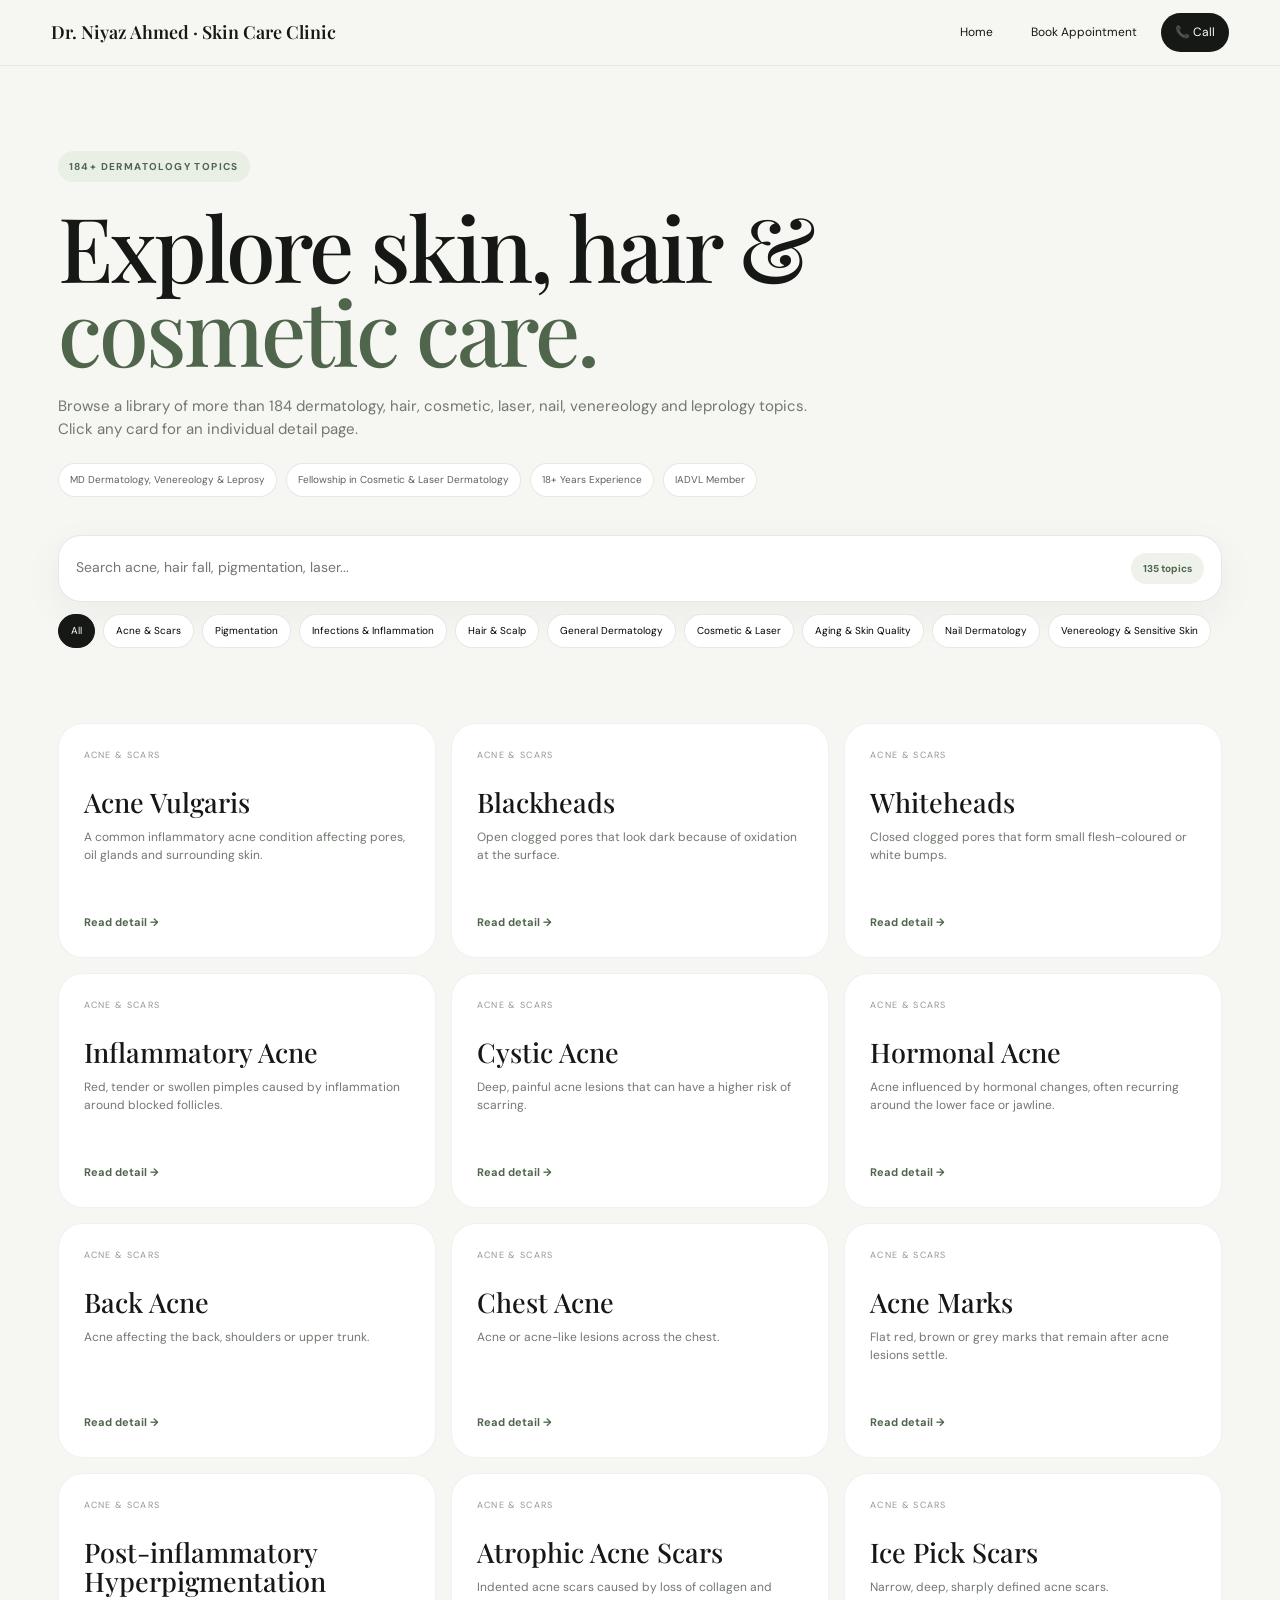
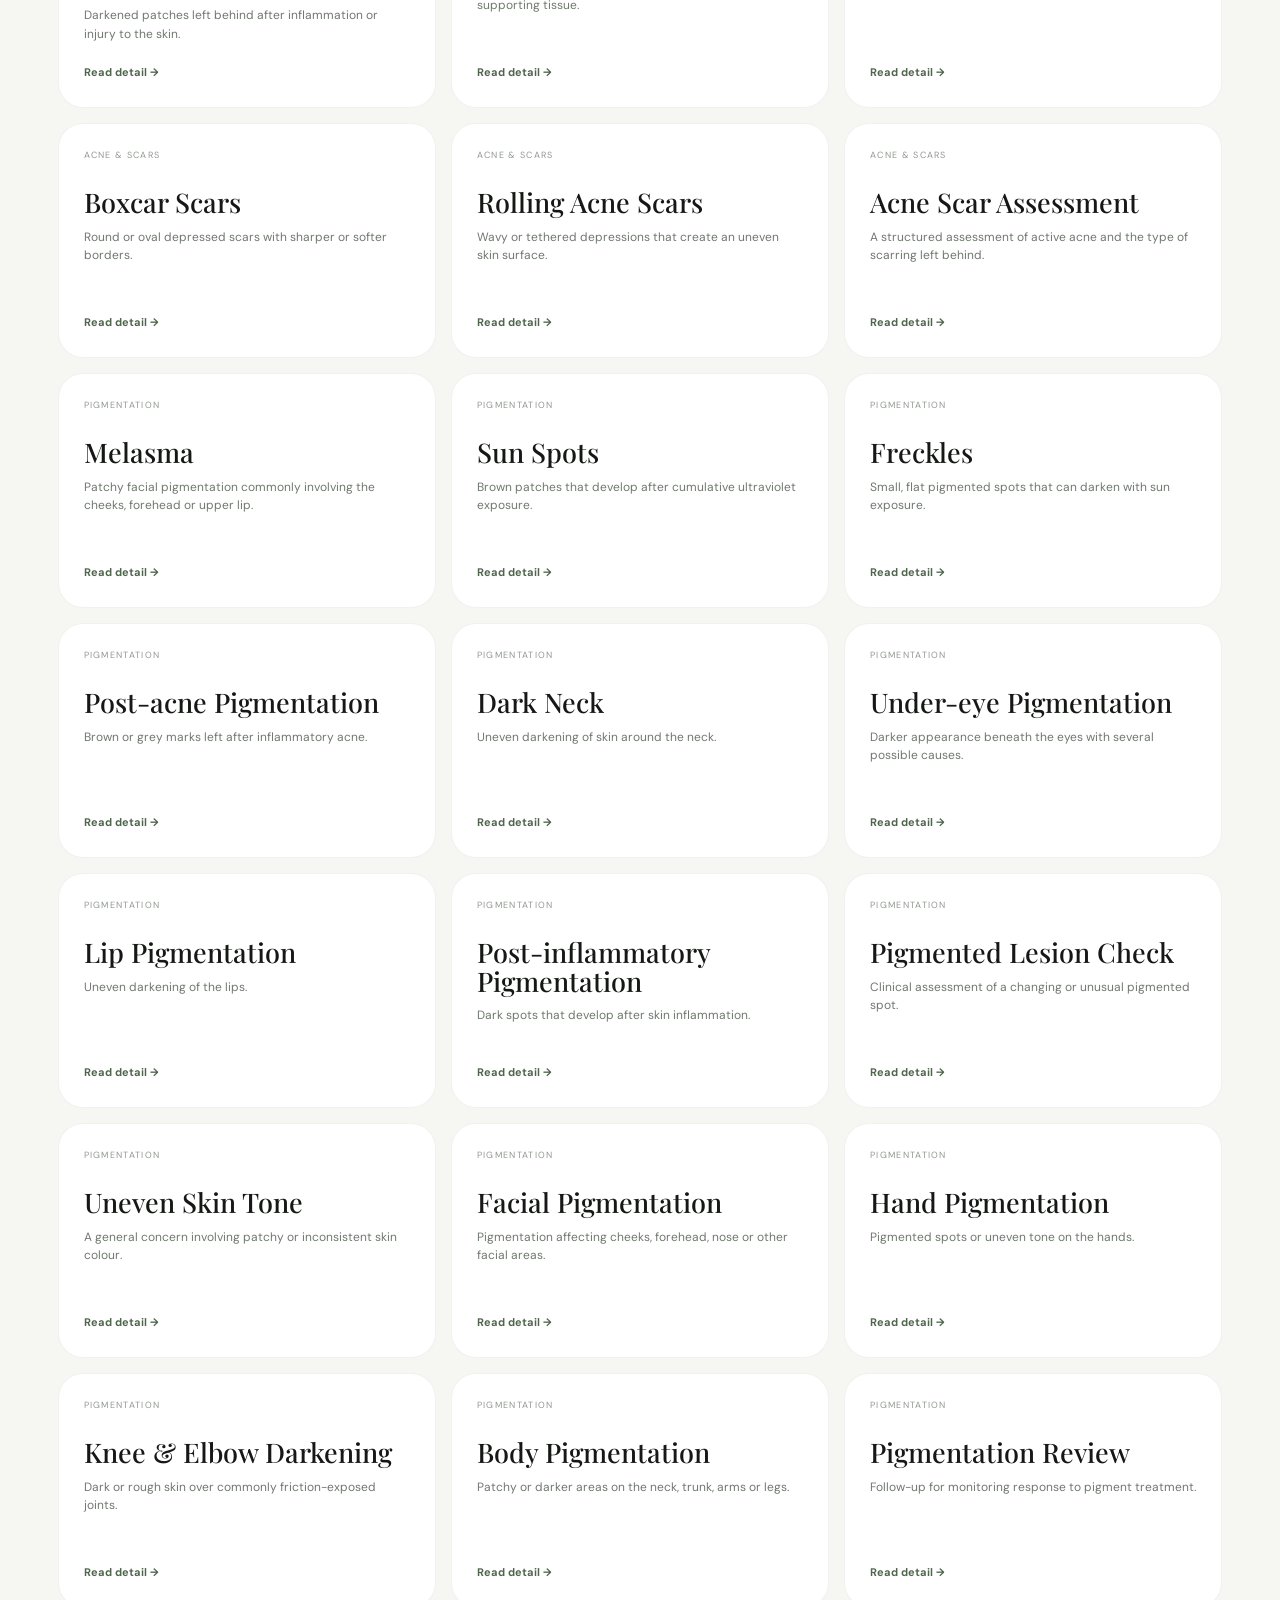
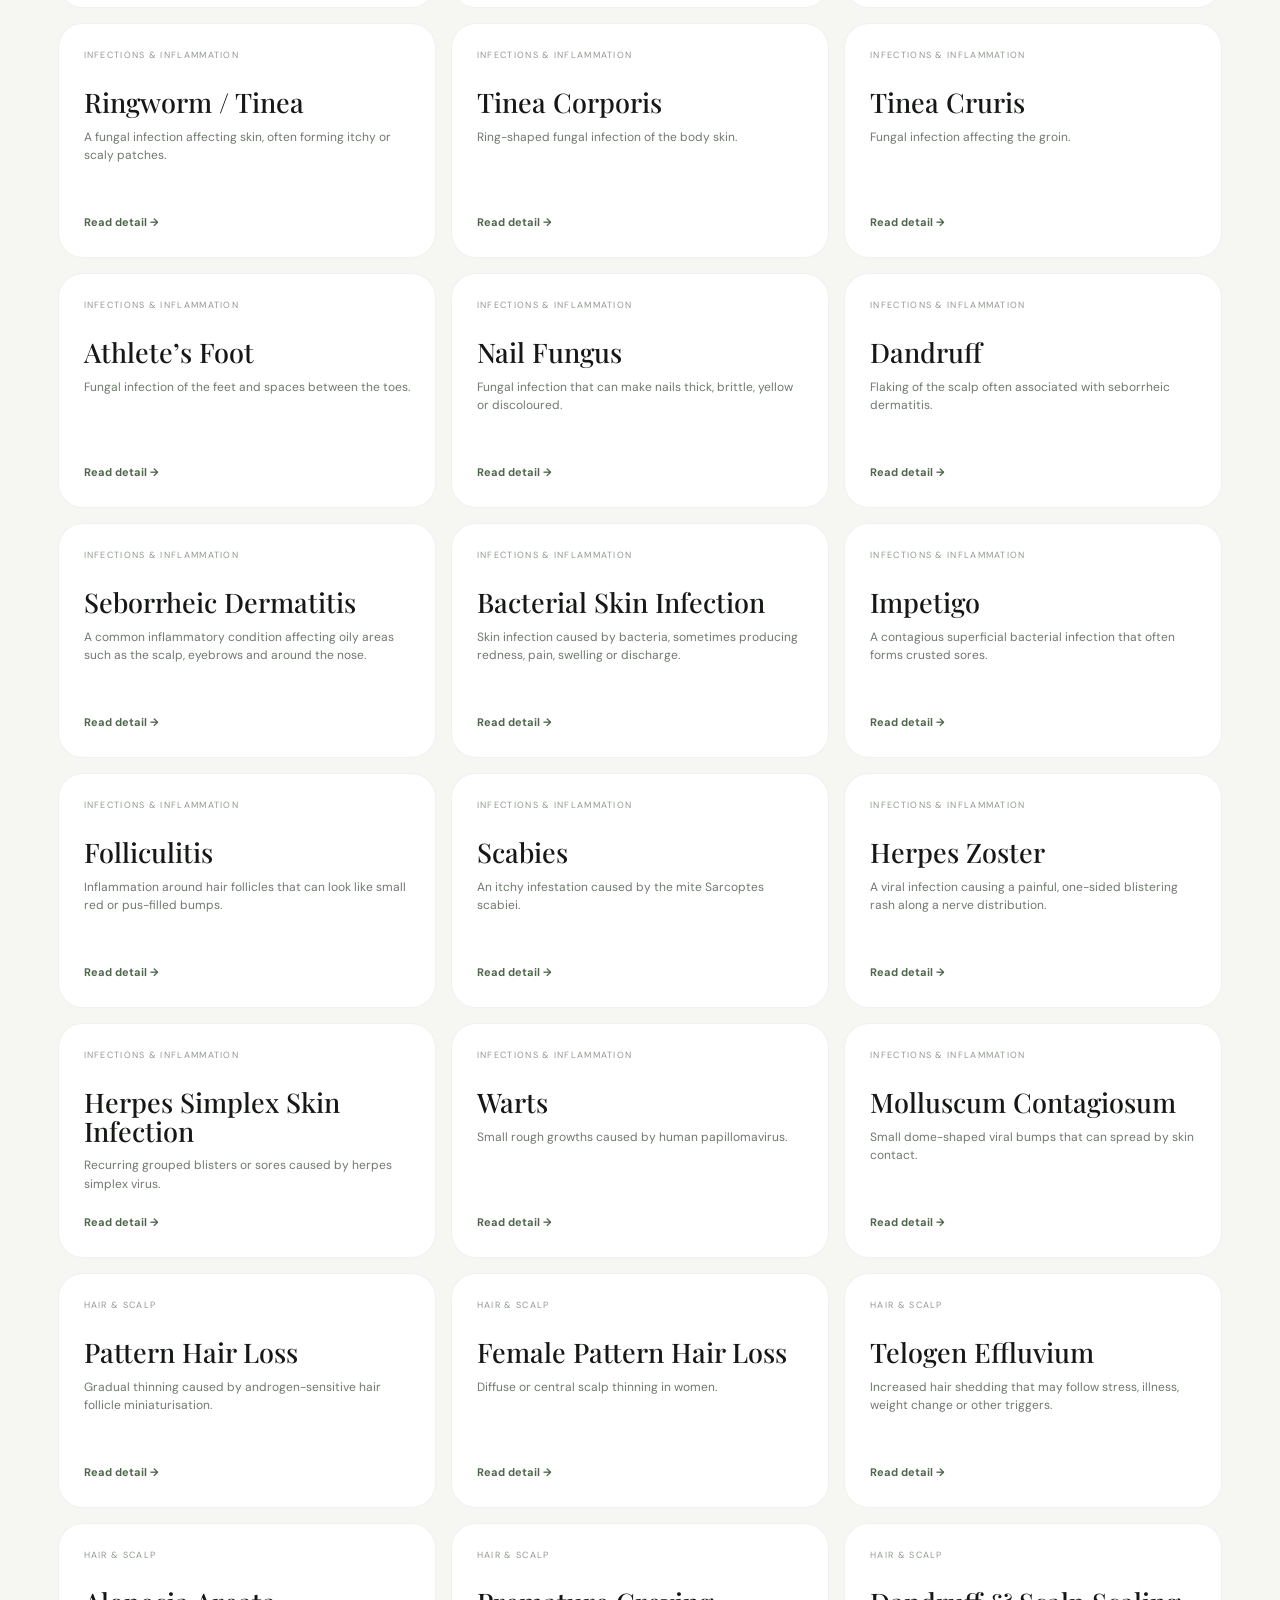
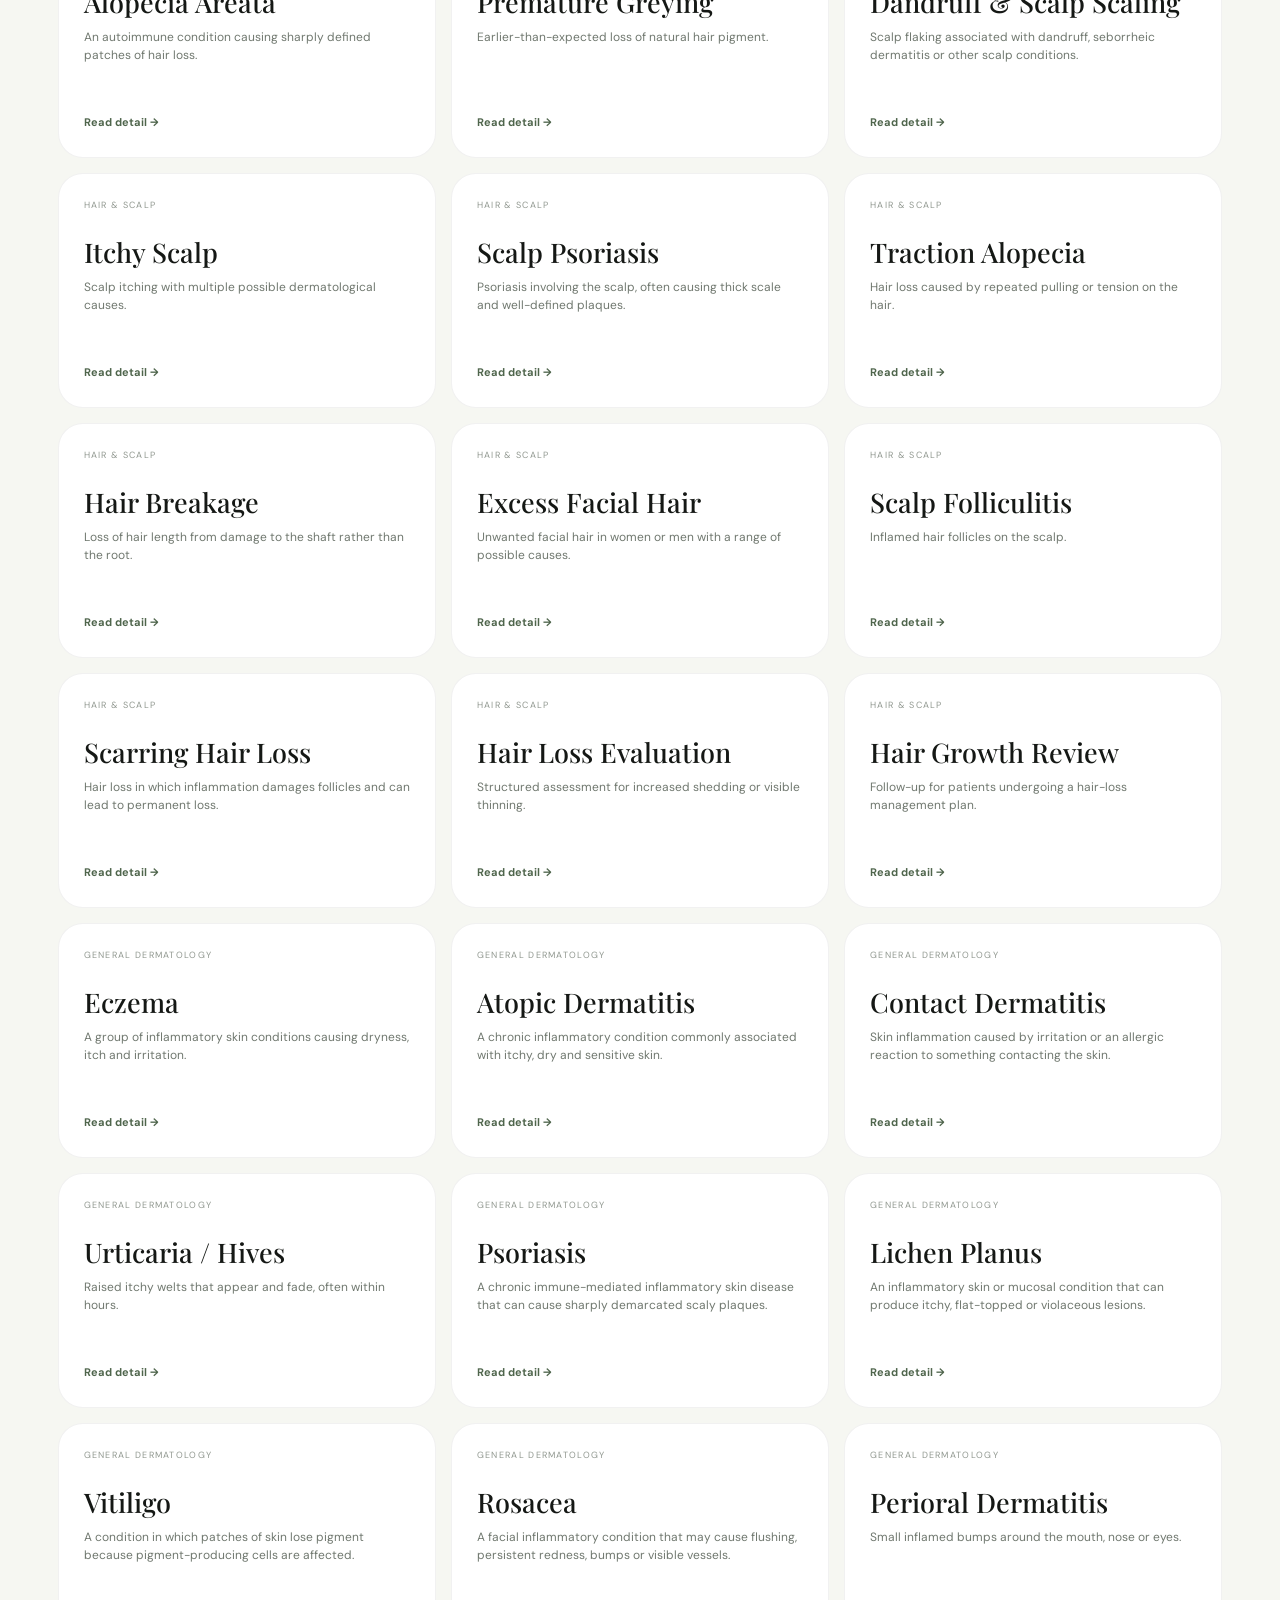
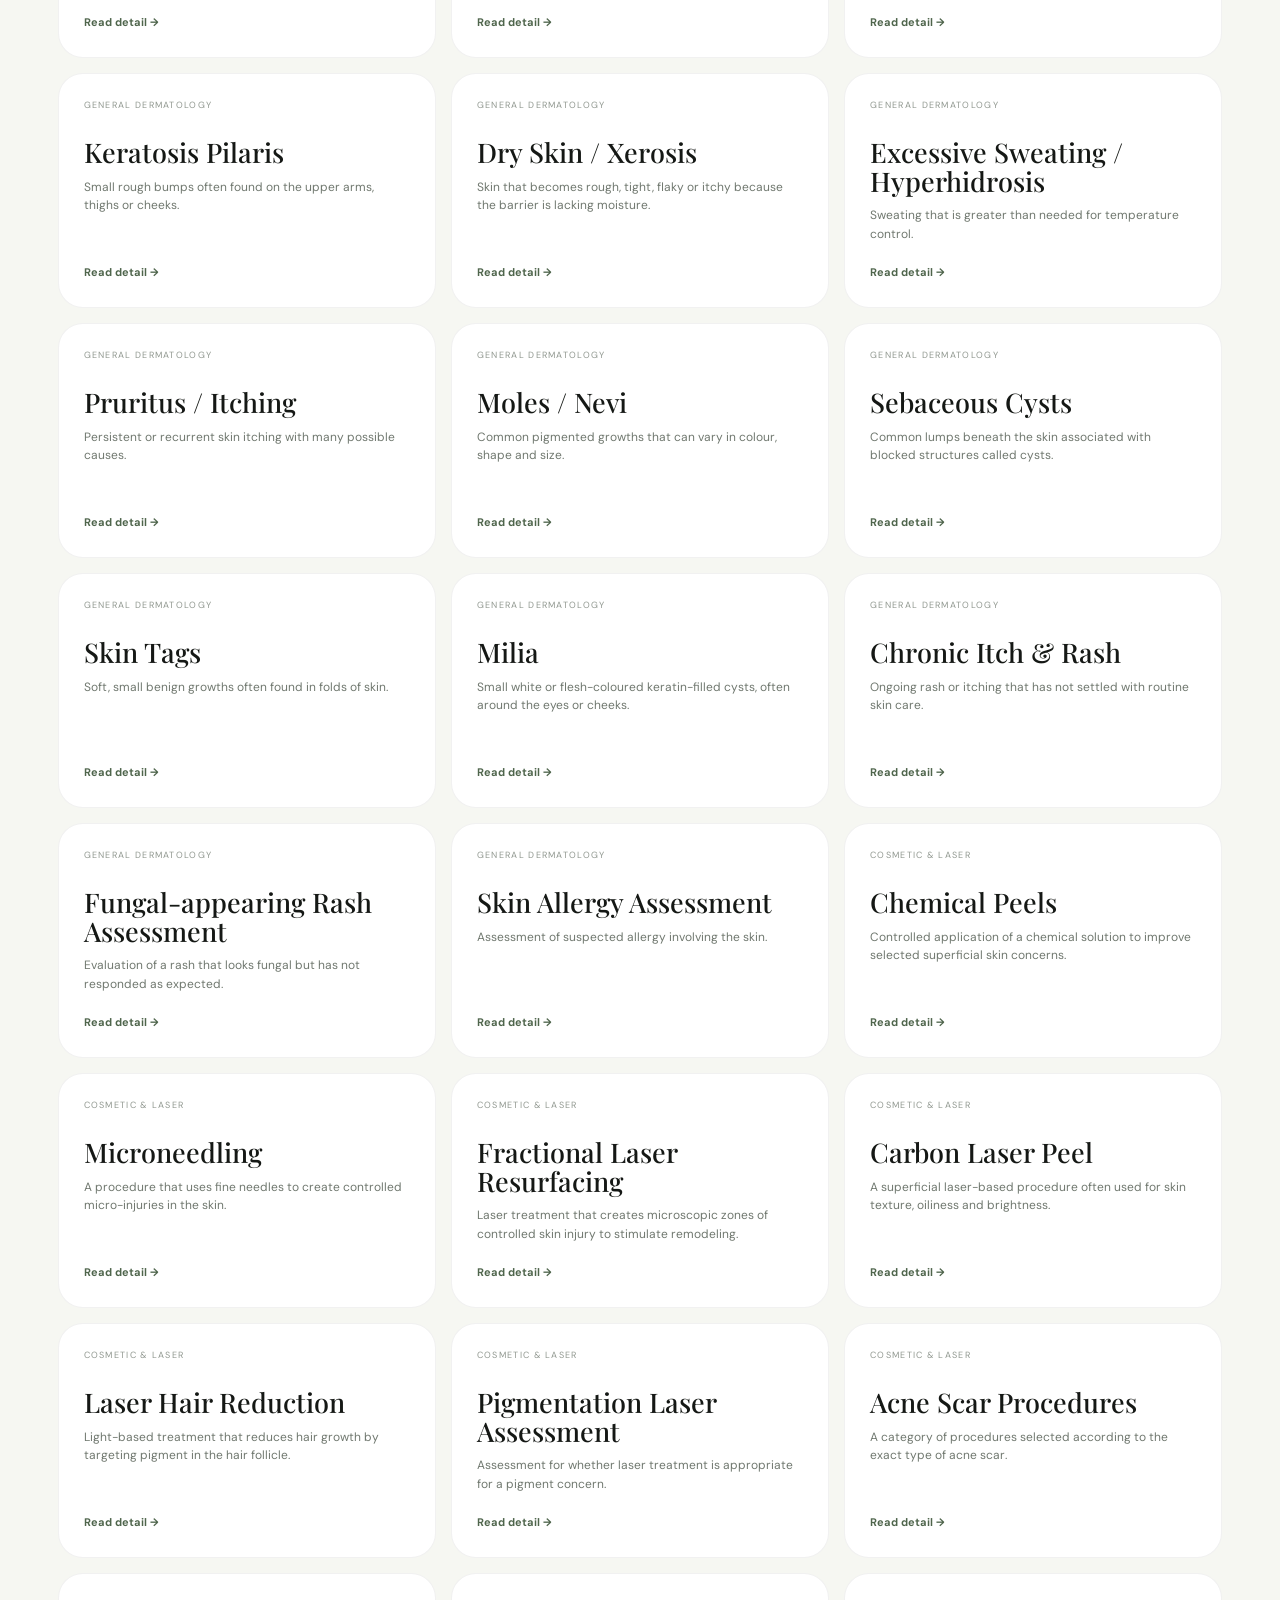
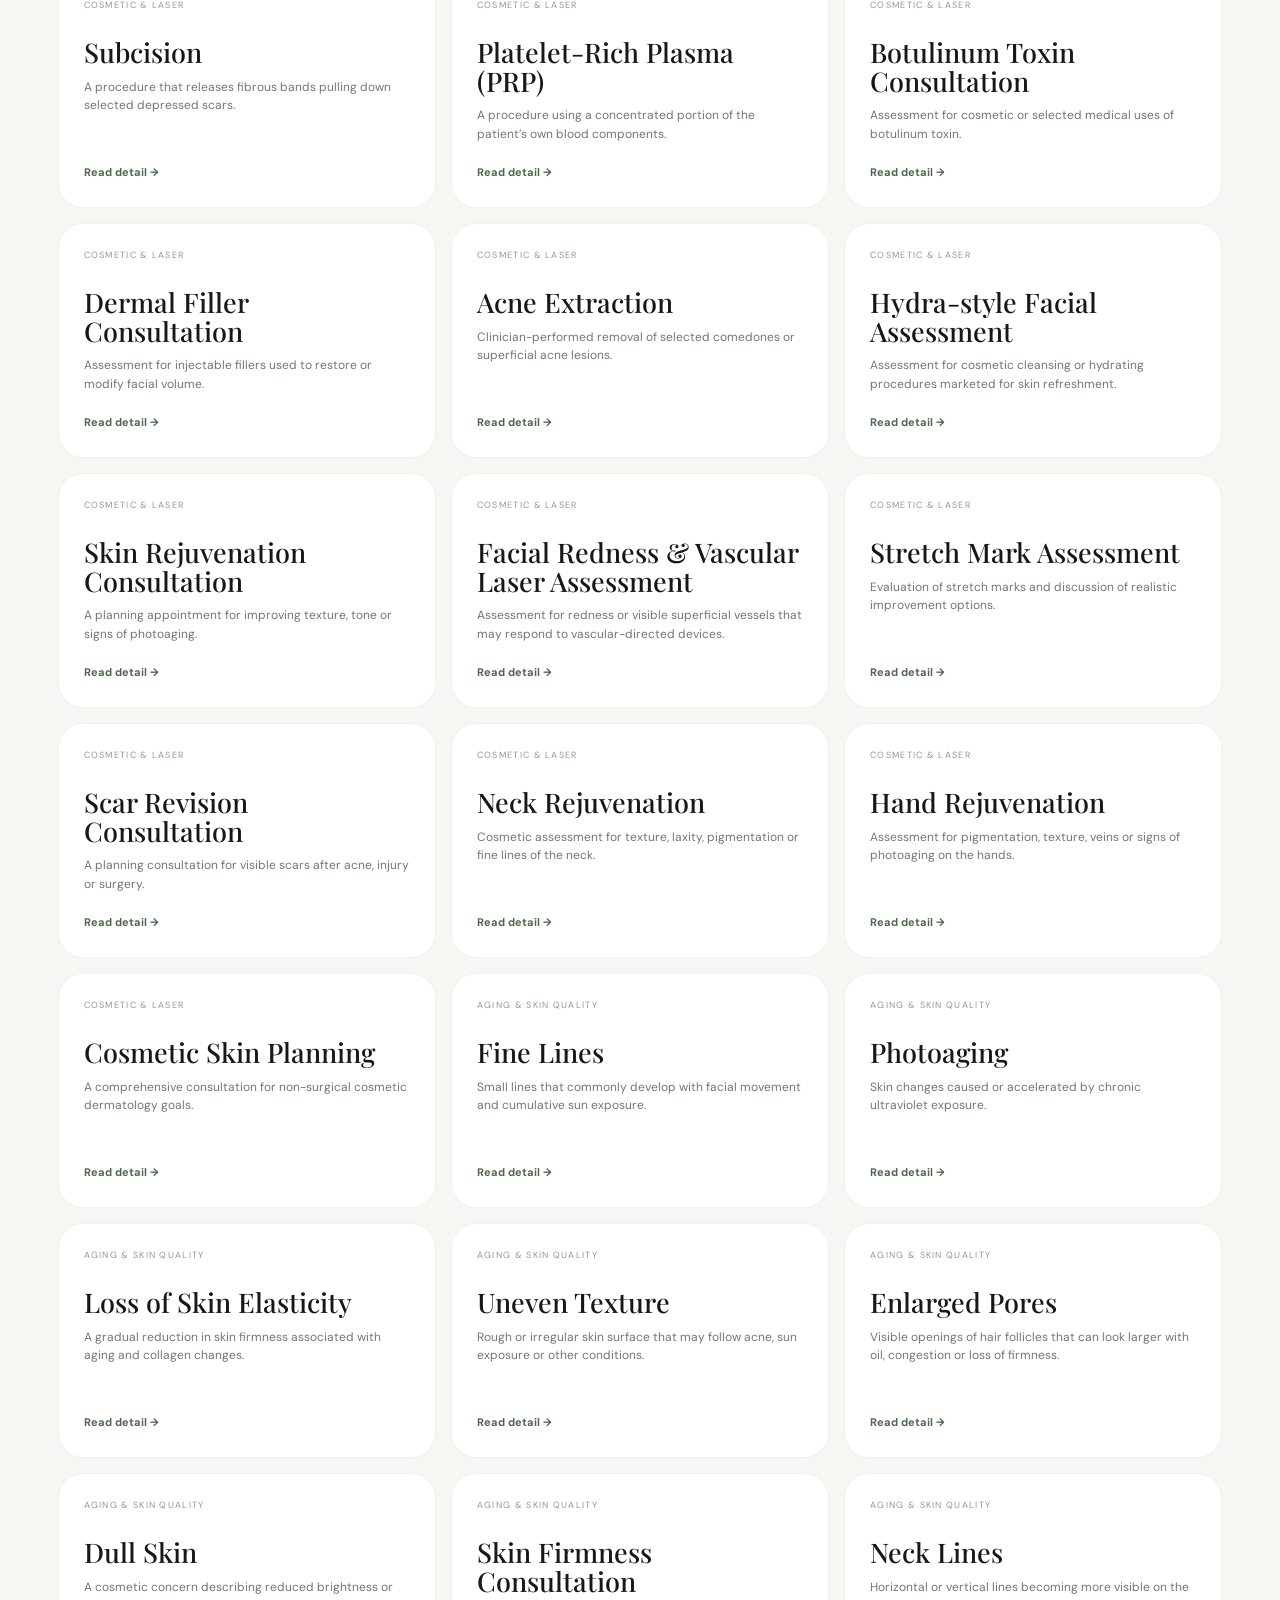
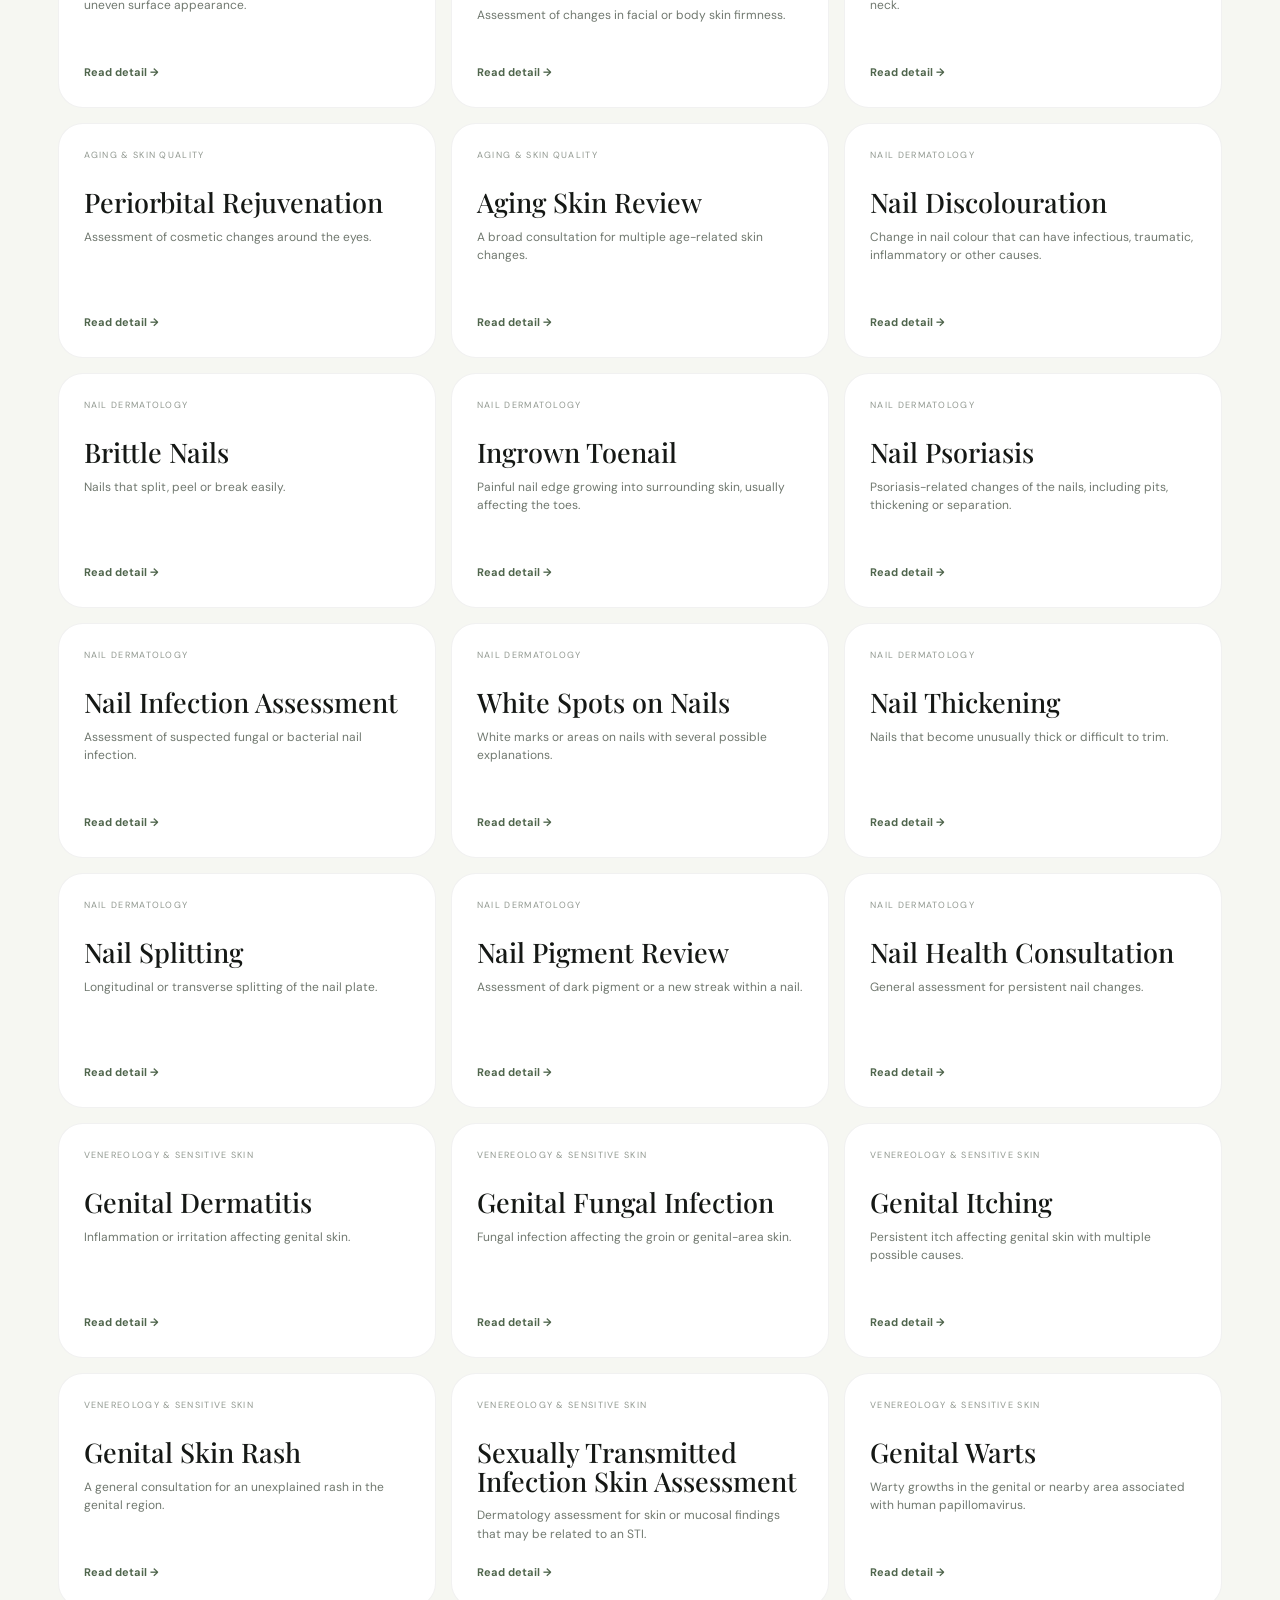
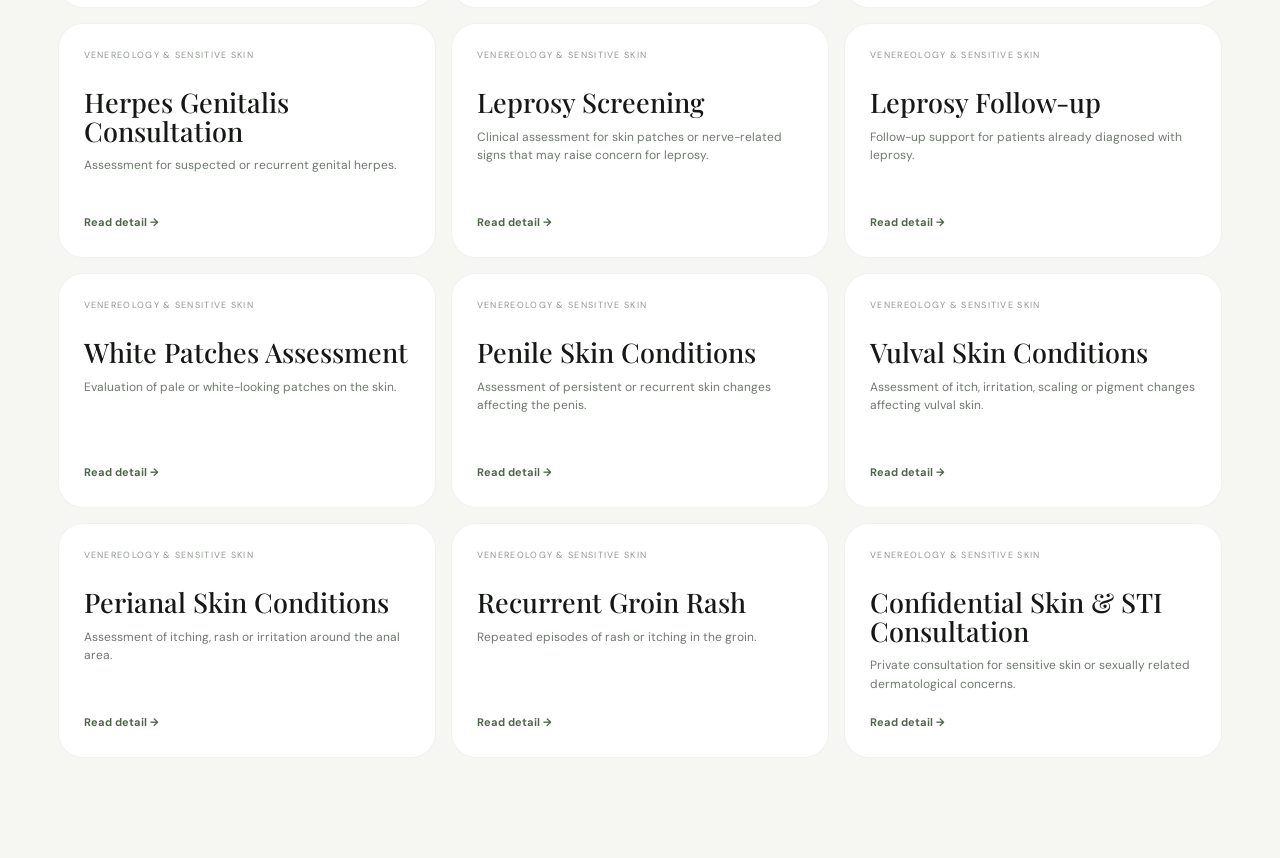
<file: treatments.html>
<!DOCTYPE html>
<html lang="en">
<head>
<meta charset="UTF-8">
<meta name="viewport" content="width=device-width, initial-scale=1.0, viewport-fit=cover">
<meta name="theme-color" content="#f6f7f2">
<meta name="description" content="Explore 184+ skin, hair, cosmetic, laser and dermatology care topics from Skin Care Clinic, Seoni.">
<title>184+ Treatments & Services | Dr. Niyaz Ahmed | Skin Care Clinic Seoni</title>
<link rel="preconnect" href="https://fonts.googleapis.com"><link rel="preconnect" href="https://fonts.gstatic.com" crossorigin>
<link href="https://fonts.googleapis.com/css2?family=DM+Sans:wght@400;500;600;700&family=Playfair+Display:wght@500;600;700&display=swap" rel="stylesheet">
<style>
:root{--bg:#f6f7f2;--surface:#fff;--ink:#151815;--text:#343a33;--muted:#70786f;--sage:#738b6f;--dark:#4f654c;--line:rgba(20,30,20,.10);--soft:rgba(20,30,20,.06);--shadow:0 25px 80px rgba(31,42,31,.10);--ease:cubic-bezier(.2,.8,.2,1)}
*{box-sizing:border-box;margin:0;padding:0}html{scroll-behavior:smooth}body{font-family:"DM Sans",sans-serif;background:var(--bg);color:var(--ink);line-height:1.55;overflow-x:hidden}a{color:inherit;text-decoration:none}button,input,select{font:inherit}button{cursor:pointer}.top{position:sticky;top:0;z-index:50;padding:13px 4%;background:rgba(246,247,242,.84);backdrop-filter:blur(20px);border-bottom:1px solid var(--soft)}.nav{max-width:1380px;margin:auto;display:flex;justify-content:space-between;align-items:center;gap:20px}.brand{font:600 18px "Playfair Display",serif}.navlinks{display:flex;gap:10px;align-items:center}.navlinks a{padding:10px 14px;border-radius:999px;font-size:12px}.navlinks a:hover{background:#fff}.call{background:var(--ink);color:#fff!important}.hero{padding:85px 4.5% 45px}.container{max-width:1380px;margin:auto}.eyebrow{display:inline-flex;padding:8px 11px;border-radius:999px;background:#e9efe5;color:var(--dark);font-size:10px;font-weight:700;letter-spacing:1.4px;text-transform:uppercase}.hero h1{font:500 clamp(46px,7vw,92px)/.94 "Playfair Display",serif;letter-spacing:-3px;margin-top:22px;max-width:900px}.hero h1 span{color:var(--dark)}.hero p{max-width:750px;color:var(--muted);margin-top:22px;font-size:15px}.meta{display:flex;gap:9px;flex-wrap:wrap;margin-top:22px}.chip{padding:8px 11px;border:1px solid var(--line);border-radius:999px;background:#fff;font-size:10px;color:#5b625a}.tool{margin-top:38px;padding:17px;border:1px solid var(--line);background:#fff;border-radius:23px;display:grid;grid-template-columns:1fr auto;gap:10px;box-shadow:0 12px 40px rgba(31,42,31,.05)}.tool input{width:100%;border:0;outline:none;background:transparent;font-size:14px}.count{display:inline-flex;align-items:center;padding:8px 12px;border-radius:999px;background:#eef2eb;color:var(--dark);font-size:10px;font-weight:700}.filters{display:flex;gap:8px;flex-wrap:wrap;margin-top:12px}.filter{border:1px solid var(--line);background:#fff;border-radius:999px;padding:8px 12px;font-size:10px}.filter.active{background:var(--ink);border-color:var(--ink);color:#fff}.grid{display:grid;grid-template-columns:repeat(3,1fr);gap:15px;padding:30px 4.5% 100px}.card{background:#fff;border:1px solid var(--soft);border-radius:25px;padding:25px;min-height:235px;transition:.4s var(--ease);display:flex;flex-direction:column;cursor:pointer}.card:hover{transform:translateY(-6px);box-shadow:var(--shadow)}.cat{font-size:9px;color:#919890;text-transform:uppercase;letter-spacing:1.3px}.card h2{font:500 27px/1.05 "Playfair Display",serif;margin-top:26px}.card p{font-size:12px;color:var(--muted);margin-top:11px}.more{margin-top:auto;padding-top:20px;color:var(--dark);font-size:11px;font-weight:700}.empty{grid-column:1/-1;background:#fff;border:1px solid var(--line);border-radius:25px;padding:35px;text-align:center;color:var(--muted);display:none}.detailPage{padding:70px 4.5% 100px;display:none}.detailShell{max-width:1100px;margin:auto;background:#fff;border:1px solid var(--soft);border-radius:36px;padding:45px;box-shadow:var(--shadow)}.back{display:inline-flex;padding:10px 13px;border-radius:999px;background:#eef2eb;color:var(--dark);font-size:11px;font-weight:700}.detailPage h1{font:500 clamp(46px,6vw,74px)/.95 "Playfair Display",serif;letter-spacing:-2.5px;margin-top:25px}.detailPage h1 span{color:var(--dark)}.detailIntro{max-width:780px;color:var(--muted);font-size:16px;margin-top:20px}.detailGrid{display:grid;grid-template-columns:1fr 1fr;gap:15px;margin-top:38px}.detailBox{background:#f7f8f4;border-radius:24px;padding:25px}.detailBox h3{font:500 24px "Playfair Display",serif}.detailBox p{margin-top:10px;color:var(--muted);font-size:13px}.detailCta{margin-top:30px;display:flex;flex-wrap:wrap;gap:10px}.btn{display:inline-flex;align-items:center;justify-content:center;border-radius:999px;padding:14px 18px;font-size:12px;font-weight:700}.dark{background:var(--ink);color:#fff}.light{background:#fff;border:1px solid var(--line)}.disclaimer{max-width:1050px;margin:30px auto 0;padding:18px 4.5%;color:#6d746c;font-size:10px;text-align:center}.hide{display:none!important}@media(max-width:900px){.grid{grid-template-columns:1fr 1fr}.detailGrid{grid-template-columns:1fr}}@media(max-width:600px){.top{padding:9px 4%}.navlinks a:not(.call){display:none}.hero{padding:58px 5% 28px}.hero h1{font-size:53px;letter-spacing:-2px}.tool{grid-template-columns:1fr}.grid{grid-template-columns:1fr;padding:20px 5% 75px}.card{min-height:215px}.detailPage{padding:35px 5% 70px}.detailShell{padding:25px;border-radius:27px}.detailPage h1{font-size:49px}.detailIntro{font-size:14px}}
</style>
</head>
<body>
<header class="top"><div class="nav"><a class="brand" href="index.html">Dr. Niyaz Ahmed · Skin Care Clinic</a><div class="navlinks"><a href="index.html">Home</a><a href="index.html#appointment">Book Appointment</a><a class="call" href="tel:+919303214285">📞 Call</a></div></div></header>
<main>
<div id="listing">
<section class="hero"><div class="container"><div class="eyebrow">184+ dermatology topics</div><h1>Explore skin, hair & <span>cosmetic care.</span></h1><p>Browse a library of more than 184 dermatology, hair, cosmetic, laser, nail, venereology and leprology topics. Click any card for an individual detail page.</p><div class="meta"><span class="chip">MD Dermatology, Venereology & Leprosy</span><span class="chip">Fellowship in Cosmetic & Laser Dermatology</span><span class="chip">18+ Years Experience</span><span class="chip">IADVL Member</span></div><div class="tool"><input id="search" type="search" placeholder="Search acne, hair fall, pigmentation, laser..." autocomplete="off"><span class="count" id="count">135 topics</span></div><div class="filters" id="filters"></div></div></section>
<section class="grid" id="grid"></section><div class="empty" id="empty">No matching topic found. Try another search.</div>
</div>
<section class="detailPage" id="detail"><div class="detailShell"><a class="back" href="treatments.html">← Back to all treatments</a><div class="cat" id="dCat" style="margin-top:24px"></div><h1 id="dTitle"></h1><p class="detailIntro" id="dSummary"></p><div class="detailGrid"><div class="detailBox"><h3>What is it?</h3><p id="dDetail"></p></div><div class="detailBox"><h3>How the approach is chosen</h3><p id="dApproach"></p></div></div><div class="detailCta"><a class="btn dark" href="index.html#appointment">📅 Book Appointment</a><a class="btn light" href="tel:+919303214285">📞 Call +91 9303214285</a></div></div><div class="disclaimer">This library is for general educational information. A similar-looking rash, spot or hair problem can have different causes. Diagnosis, treatment choice and procedure suitability are decided after an individual clinical consultation.</div></section>
</main>
<script>
const DATA = [{"category": "Acne & Scars", "title": "Acne Vulgaris", "summary": "A common inflammatory acne condition affecting pores, oil glands and surrounding skin.", "detail": "Acne vulgaris can appear as blackheads, whiteheads, red bumps, pustules or deeper painful lesions. A dermatologist can assess severity, triggers, skin type and the possibility of scarring before recommending a plan.", "approach": "The approach may include prescription or non-prescription skin care, acne medicines, lifestyle guidance and follow-up depending on severity.", "slug": "acne-vulgaris"}, {"category": "Acne & Scars", "title": "Blackheads", "summary": "Open clogged pores that look dark because of oxidation at the surface.", "detail": "Blackheads are open comedones, not dirt trapped in the skin. Repeated squeezing can irritate skin and increase the chance of marks or inflammation.", "approach": "Care may focus on pore-clearing skin care, comedonal acne treatment and habits that reduce repeated clogging.", "slug": "blackheads"}, {"category": "Acne & Scars", "title": "Whiteheads", "summary": "Closed clogged pores that form small flesh-coloured or white bumps.", "detail": "Whiteheads are closed comedones caused by a mixture of oil and dead skin cells within a pore. They may become inflamed if the blockage persists.", "approach": "A consultation can determine whether topical comedonal acne care or other treatment options are appropriate.", "slug": "whiteheads"}, {"category": "Acne & Scars", "title": "Inflammatory Acne", "summary": "Red, tender or swollen pimples caused by inflammation around blocked follicles.", "detail": "Inflammatory acne can range from small papules and pustules to larger painful lesions. Early assessment matters when acne is persistent or leaving marks.", "approach": "Treatment is selected according to the number, depth and location of lesions and whether scarring is developing.", "slug": "inflammatory-acne"}, {"category": "Acne & Scars", "title": "Cystic Acne", "summary": "Deep, painful acne lesions that can have a higher risk of scarring.", "detail": "Cystic or nodulocystic acne involves deeper inflammation and should not be repeatedly squeezed or picked. It often needs a more structured medical plan.", "approach": "A dermatologist may consider prescription treatment and close follow-up when acne is severe or resistant.", "slug": "cystic-acne"}, {"category": "Acne & Scars", "title": "Hormonal Acne", "summary": "Acne influenced by hormonal changes, often recurring around the lower face or jawline.", "detail": "Hormonal influences can contribute to recurring acne, especially when flares follow a pattern. The full history helps distinguish acne from other follicular or inflammatory conditions.", "approach": "Management depends on the patient, pattern, age, medical history and whether hormonal treatment is appropriate.", "slug": "hormonal-acne"}, {"category": "Acne & Scars", "title": "Back Acne", "summary": "Acne affecting the back, shoulders or upper trunk.", "detail": "Back acne can be worsened by sweating, friction, occlusive clothing and some hair or body products. Lesions may also be harder to reach and treat consistently.", "approach": "Treatment can include body-directed skin care and medical acne treatment chosen according to severity.", "slug": "back-acne"}, {"category": "Acne & Scars", "title": "Chest Acne", "summary": "Acne or acne-like lesions across the chest.", "detail": "Chest breakouts may be true acne, folliculitis or a mixture of causes. A clinical examination helps determine which pattern is present.", "approach": "Care is based on the diagnosis and can include topical or systemic approaches when appropriate.", "slug": "chest-acne"}, {"category": "Acne & Scars", "title": "Acne Marks", "summary": "Flat red, brown or grey marks that remain after acne lesions settle.", "detail": "Post-acne marks are not the same as active acne scars. Their appearance can change gradually, and sun exposure may make some forms more noticeable.", "approach": "A plan usually combines control of new acne with appropriate pigmentation-focused care and sun protection.", "slug": "acne-marks"}, {"category": "Acne & Scars", "title": "Post-inflammatory Hyperpigmentation", "summary": "Darkened patches left behind after inflammation or injury to the skin.", "detail": "Post-inflammatory hyperpigmentation can follow acne, rashes, bites or irritation. It is more visible on many deeper skin tones and can take time to fade.", "approach": "Treatment focuses on controlling the original inflammation and may include topical or procedure-based options when suitable.", "slug": "post-inflammatory-hyperpigmentation"}, {"category": "Acne & Scars", "title": "Atrophic Acne Scars", "summary": "Indented acne scars caused by loss of collagen and supporting tissue.", "detail": "Atrophic scars include ice-pick, boxcar and rolling patterns. Different scar types respond differently, so assessment of texture and depth matters.", "approach": "Possible approaches include resurfacing, microneedling, subcision or other scar-focused procedures depending on the scar pattern.", "slug": "atrophic-acne-scars"}, {"category": "Acne & Scars", "title": "Ice Pick Scars", "summary": "Narrow, deep, sharply defined acne scars.", "detail": "Ice-pick scars extend deeper than their visible opening and can be difficult to improve with a single technique.", "approach": "A dermatologist may discuss scar-specific procedures rather than treating all acne scars as if they were identical.", "slug": "ice-pick-scars"}, {"category": "Acne & Scars", "title": "Boxcar Scars", "summary": "Round or oval depressed scars with sharper or softer borders.", "detail": "Boxcar scars can be shallow or deeper and may be more noticeable under certain lighting. The depth and edge of the scar guide procedure selection.", "approach": "Potential options include resurfacing, subcision or combination scar treatment when clinically appropriate.", "slug": "boxcar-scars"}, {"category": "Acne & Scars", "title": "Rolling Acne Scars", "summary": "Wavy or tethered depressions that create an uneven skin surface.", "detail": "Rolling scars often relate to fibrous bands under the skin that pull the surface down.", "approach": "Subcision and combination approaches may be discussed after examination, often alongside other scar procedures.", "slug": "rolling-acne-scars"}, {"category": "Acne & Scars", "title": "Acne Scar Assessment", "summary": "A structured assessment of active acne and the type of scarring left behind.", "detail": "Scar treatment works better when the scar type, skin characteristics and active acne are evaluated separately.", "approach": "The clinic can use the assessment to explain priorities, realistic timelines and possible treatment sequences.", "slug": "acne-scar-assessment"}, {"category": "Pigmentation", "title": "Melasma", "summary": "Patchy facial pigmentation commonly involving the cheeks, forehead or upper lip.", "detail": "Melasma is a chronic pigmentary condition influenced by multiple factors, including sunlight and hormonal influences.", "approach": "Management commonly emphasizes sun protection and a long-term, individualized pigment-control plan.", "slug": "melasma"}, {"category": "Pigmentation", "title": "Sun Spots", "summary": "Brown patches that develop after cumulative ultraviolet exposure.", "detail": "Sun spots or solar lentigines can appear as clearly defined pigmented areas on sun-exposed skin.", "approach": "Treatment may include topical care or selected procedures after diagnosis.", "slug": "sun-spots"}, {"category": "Pigmentation", "title": "Freckles", "summary": "Small, flat pigmented spots that can darken with sun exposure.", "detail": "Freckles are common pigment patterns and may become more visible during periods of higher ultraviolet exposure.", "approach": "The consultation focuses on confirming the pigment pattern and discussing cosmetic options and sun protection.", "slug": "freckles"}, {"category": "Pigmentation", "title": "Post-acne Pigmentation", "summary": "Brown or grey marks left after inflammatory acne.", "detail": "Pigmentation after acne can persist after the active pimples disappear and is often more noticeable with sun exposure.", "approach": "The plan usually addresses both ongoing acne and the pigment left behind.", "slug": "post-acne-pigmentation"}, {"category": "Pigmentation", "title": "Dark Neck", "summary": "Uneven darkening of skin around the neck.", "detail": "Dark neck can have several causes, including friction, inflammation, pigmentary conditions or metabolic associations.", "approach": "Evaluation is important before choosing a cosmetic treatment because the underlying cause matters.", "slug": "dark-neck"}, {"category": "Pigmentation", "title": "Under-eye Pigmentation", "summary": "Darker appearance beneath the eyes with several possible causes.", "detail": "Under-eye darkness may reflect pigmentation, visible vessels, shadows, thin skin or a combination of factors.", "approach": "Treatment options depend strongly on the cause and the sensitivity of the area.", "slug": "under-eye-pigmentation"}, {"category": "Pigmentation", "title": "Lip Pigmentation", "summary": "Uneven darkening of the lips.", "detail": "Lip pigmentation can be related to genetics, sun exposure, irritation, smoking, medications or inflammatory changes.", "approach": "A history and examination help identify the likely contributors before treatment.", "slug": "lip-pigmentation"}, {"category": "Pigmentation", "title": "Post-inflammatory Pigmentation", "summary": "Dark spots that develop after skin inflammation.", "detail": "Any inflammatory skin condition can sometimes leave behind temporary or persistent pigmentation.", "approach": "The original condition should be controlled while pigment-directed care is selected carefully.", "slug": "post-inflammatory-pigmentation"}, {"category": "Pigmentation", "title": "Pigmented Lesion Check", "summary": "Clinical assessment of a changing or unusual pigmented spot.", "detail": "A changing mole or pigmented lesion may need examination rather than cosmetic treatment.", "approach": "Dermatologists may assess shape, colour, borders, symptoms and change over time and decide whether further evaluation is needed.", "slug": "pigmented-lesion-check"}, {"category": "Pigmentation", "title": "Uneven Skin Tone", "summary": "A general concern involving patchy or inconsistent skin colour.", "detail": "Uneven skin tone may result from pigmentation, inflammation, sun exposure or post-acne changes.", "approach": "A consultation can separate active disease from cosmetic pigment concerns and guide the next step.", "slug": "uneven-skin-tone"}, {"category": "Pigmentation", "title": "Facial Pigmentation", "summary": "Pigmentation affecting cheeks, forehead, nose or other facial areas.", "detail": "Facial pigmentation can have multiple patterns, and similar-looking patches can have different causes.", "approach": "Diagnosis comes before choosing a treatment plan, especially for persistent or recurrent pigmentation.", "slug": "facial-pigmentation"}, {"category": "Pigmentation", "title": "Hand Pigmentation", "summary": "Pigmented spots or uneven tone on the hands.", "detail": "Hands receive substantial sun exposure and can develop freckles, lentigines or post-inflammatory pigmentation.", "approach": "Care may include sun protection, topical options or selected procedures when appropriate.", "slug": "hand-pigmentation"}, {"category": "Pigmentation", "title": "Knee & Elbow Darkening", "summary": "Dark or rough skin over commonly friction-exposed joints.", "detail": "Knees and elbows may appear darker because of friction, dryness, thickened skin or pigmentary changes.", "approach": "Treatment addresses texture and cause rather than simply attempting to bleach the skin.", "slug": "knee-elbow-darkening"}, {"category": "Pigmentation", "title": "Body Pigmentation", "summary": "Patchy or darker areas on the neck, trunk, arms or legs.", "detail": "Body pigmentation may follow inflammation, friction, infections or other dermatological conditions.", "approach": "The distribution and history help determine what is driving the pigmentation.", "slug": "body-pigmentation"}, {"category": "Pigmentation", "title": "Pigmentation Review", "summary": "Follow-up for monitoring response to pigment treatment.", "detail": "Pigment conditions often improve gradually and can fluctuate with sun exposure or the original trigger.", "approach": "Follow-up helps assess progress, tolerability and whether the plan should be adjusted.", "slug": "pigmentation-review"}, {"category": "Infections & Inflammation", "title": "Ringworm / Tinea", "summary": "A fungal infection affecting skin, often forming itchy or scaly patches.", "detail": "Tinea can occur on the body, groin, feet or other areas and can spread between people or through shared items.", "approach": "Correct diagnosis matters because several rashes can look similar and antifungal treatment should match the location and extent.", "slug": "ringworm-tinea"}, {"category": "Infections & Inflammation", "title": "Tinea Corporis", "summary": "Ring-shaped fungal infection of the body skin.", "detail": "Tinea corporis often produces expanding scaly patches with a more active border.", "approach": "Treatment generally focuses on appropriate antifungal therapy and reducing reinfection.", "slug": "tinea-corporis"}, {"category": "Infections & Inflammation", "title": "Tinea Cruris", "summary": "Fungal infection affecting the groin.", "detail": "Groin fungal infection can be itchy and may spread to adjacent skin.", "approach": "A dermatologist can distinguish it from eczema, intertrigo and other groin rashes before treatment.", "slug": "tinea-cruris"}, {"category": "Infections & Inflammation", "title": "Athlete’s Foot", "summary": "Fungal infection of the feet and spaces between the toes.", "detail": "Tinea pedis can cause scaling, cracking, itching or maceration between the toes.", "approach": "Care may combine antifungal therapy with foot-drying and hygiene measures.", "slug": "athlete-s-foot"}, {"category": "Infections & Inflammation", "title": "Nail Fungus", "summary": "Fungal infection that can make nails thick, brittle, yellow or discoloured.", "detail": "Nail changes can have several causes, so examination and sometimes testing can help confirm fungal infection.", "approach": "Treatment depends on the number of nails, severity and medical factors affecting medication choice.", "slug": "nail-fungus"}, {"category": "Infections & Inflammation", "title": "Dandruff", "summary": "Flaking of the scalp often associated with seborrheic dermatitis.", "detail": "Dandruff can involve fine to greasy flakes and may be accompanied by itching or redness.", "approach": "Management usually focuses on regular scalp care and anti-yeast or anti-inflammatory treatment when indicated.", "slug": "dandruff"}, {"category": "Infections & Inflammation", "title": "Seborrheic Dermatitis", "summary": "A common inflammatory condition affecting oily areas such as the scalp, eyebrows and around the nose.", "detail": "Seborrheic dermatitis can cause redness, scaling and itching and often follows a recurring pattern.", "approach": "Treatment aims to control inflammation and reduce the factors that trigger recurring flares.", "slug": "seborrheic-dermatitis"}, {"category": "Infections & Inflammation", "title": "Bacterial Skin Infection", "summary": "Skin infection caused by bacteria, sometimes producing redness, pain, swelling or discharge.", "detail": "Bacterial skin infections vary greatly in depth and severity and can sometimes progress quickly.", "approach": "A clinical examination helps determine whether urgent care, topical treatment or systemic treatment is needed.", "slug": "bacterial-skin-infection"}, {"category": "Infections & Inflammation", "title": "Impetigo", "summary": "A contagious superficial bacterial infection that often forms crusted sores.", "detail": "Impetigo is more common in children but can affect adults too.", "approach": "Treatment depends on the number and extent of lesions and the clinical diagnosis.", "slug": "impetigo"}, {"category": "Infections & Inflammation", "title": "Folliculitis", "summary": "Inflammation around hair follicles that can look like small red or pus-filled bumps.", "detail": "Folliculitis may result from bacteria, yeast, friction, shaving or occlusion, so the cause matters.", "approach": "Treatment is directed at the trigger and the specific type of folliculitis.", "slug": "folliculitis"}, {"category": "Infections & Inflammation", "title": "Scabies", "summary": "An itchy infestation caused by the mite Sarcoptes scabiei.", "detail": "Scabies typically causes intense itching, often worse at night, with characteristic lesions in certain body sites.", "approach": "Treatment usually involves the patient and appropriate close-contact management as advised by a clinician.", "slug": "scabies"}, {"category": "Infections & Inflammation", "title": "Herpes Zoster", "summary": "A viral infection causing a painful, one-sided blistering rash along a nerve distribution.", "detail": "Shingles can produce pain, grouped blisters and sensitivity in a band-like area.", "approach": "Early medical assessment is important because treatment timing can affect the course and complications.", "slug": "herpes-zoster"}, {"category": "Infections & Inflammation", "title": "Herpes Simplex Skin Infection", "summary": "Recurring grouped blisters or sores caused by herpes simplex virus.", "detail": "Herpes simplex can recur at the same or nearby sites and may be triggered by illness, stress or other factors.", "approach": "A dermatologist can assess whether antiviral treatment is appropriate and discuss recurrence management.", "slug": "herpes-simplex-skin-infection"}, {"category": "Infections & Inflammation", "title": "Warts", "summary": "Small rough growths caused by human papillomavirus.", "detail": "Warts can appear on the hands, feet, face or other sites and may spread through skin contact.", "approach": "Treatment options depend on the type, site, number and patient factors.", "slug": "warts"}, {"category": "Infections & Inflammation", "title": "Molluscum Contagiosum", "summary": "Small dome-shaped viral bumps that can spread by skin contact.", "detail": "Molluscum is often self-limited but can persist, spread or become inflamed.", "approach": "Management can include observation or active treatment depending on age, site, extent and symptoms.", "slug": "molluscum-contagiosum"}, {"category": "Hair & Scalp", "title": "Pattern Hair Loss", "summary": "Gradual thinning caused by androgen-sensitive hair follicle miniaturisation.", "detail": "Pattern hair loss can affect men and women and often progresses slowly over time.", "approach": "Assessment may include the pattern, duration, family history, scalp findings and relevant medical factors.", "slug": "pattern-hair-loss"}, {"category": "Hair & Scalp", "title": "Female Pattern Hair Loss", "summary": "Diffuse or central scalp thinning in women.", "detail": "Female pattern hair loss can overlap with other causes of shedding, so diagnosis is important before treatment.", "approach": "The plan is individualized according to age, severity, pattern and any contributing conditions.", "slug": "female-pattern-hair-loss"}, {"category": "Hair & Scalp", "title": "Telogen Effluvium", "summary": "Increased hair shedding that may follow stress, illness, weight change or other triggers.", "detail": "Telogen effluvium often becomes noticeable several weeks after the triggering event and can be temporary.", "approach": "Finding the trigger and allowing time for the hair cycle to recover are key parts of management.", "slug": "telogen-effluvium"}, {"category": "Hair & Scalp", "title": "Alopecia Areata", "summary": "An autoimmune condition causing sharply defined patches of hair loss.", "detail": "Alopecia areata can affect scalp hair, eyebrows, beard or body hair and may fluctuate over time.", "approach": "Treatment depends on the number, size and location of patches and the overall course.", "slug": "alopecia-areata"}, {"category": "Hair & Scalp", "title": "Premature Greying", "summary": "Earlier-than-expected loss of natural hair pigment.", "detail": "Premature greying can have genetic, nutritional or other associations, although many cases are familial.", "approach": "A consultation can determine whether any associated issue needs attention; cosmetic options can also be discussed.", "slug": "premature-greying"}, {"category": "Hair & Scalp", "title": "Dandruff & Scalp Scaling", "summary": "Scalp flaking associated with dandruff, seborrheic dermatitis or other scalp conditions.", "detail": "Persistent scaling can also occur with psoriasis, fungal disease or contact reactions.", "approach": "Diagnosis helps choose the correct scalp treatment rather than treating every type of flaking the same way.", "slug": "dandruff-scalp-scaling"}, {"category": "Hair & Scalp", "title": "Itchy Scalp", "summary": "Scalp itching with multiple possible dermatological causes.", "detail": "Itching can accompany dandruff, dermatitis, psoriasis, infection, allergy or excessive dryness.", "approach": "The scalp is examined for redness, scale, lesions or hair changes before treatment is selected.", "slug": "itchy-scalp"}, {"category": "Hair & Scalp", "title": "Scalp Psoriasis", "summary": "Psoriasis involving the scalp, often causing thick scale and well-defined plaques.", "detail": "Scalp psoriasis can extend beyond the hairline and may be mistaken for severe dandruff.", "approach": "Treatment focuses on controlling inflammation and scale and maintaining the scalp between flares.", "slug": "scalp-psoriasis"}, {"category": "Hair & Scalp", "title": "Traction Alopecia", "summary": "Hair loss caused by repeated pulling or tension on the hair.", "detail": "Tight hairstyles, extensions and repeated traction can damage follicles, especially around the hairline.", "approach": "Early reduction of mechanical stress is important; established loss may require additional management.", "slug": "traction-alopecia"}, {"category": "Hair & Scalp", "title": "Hair Breakage", "summary": "Loss of hair length from damage to the shaft rather than the root.", "detail": "Heat, chemical processing, friction and tight styling can weaken the hair shaft and cause breakage.", "approach": "The approach focuses on identifying damaging habits while checking that shedding from the scalp is not also present.", "slug": "hair-breakage"}, {"category": "Hair & Scalp", "title": "Excess Facial Hair", "summary": "Unwanted facial hair in women or men with a range of possible causes.", "detail": "Facial hair can be influenced by genetics, hormones, medications and certain endocrine conditions.", "approach": "Assessment can determine whether medical evaluation is needed alongside cosmetic hair-reduction options.", "slug": "excess-facial-hair"}, {"category": "Hair & Scalp", "title": "Scalp Folliculitis", "summary": "Inflamed hair follicles on the scalp.", "detail": "Scalp folliculitis may be associated with bacteria, yeast, friction or occlusion and can sometimes cause tenderness or pustules.", "approach": "Treatment depends on the cause and whether there is scarring or ongoing hair loss.", "slug": "scalp-folliculitis"}, {"category": "Hair & Scalp", "title": "Scarring Hair Loss", "summary": "Hair loss in which inflammation damages follicles and can lead to permanent loss.", "detail": "Scarring alopecias need careful examination because active inflammation can progressively destroy hair follicles.", "approach": "Early specialist assessment is important when scarring is suspected.", "slug": "scarring-hair-loss"}, {"category": "Hair & Scalp", "title": "Hair Loss Evaluation", "summary": "Structured assessment for increased shedding or visible thinning.", "detail": "Hair loss can have more than one cause, and the history often provides important clues about timing, triggers and pattern.", "approach": "A dermatologist may examine the scalp and hair and decide whether further tests are useful.", "slug": "hair-loss-evaluation"}, {"category": "Hair & Scalp", "title": "Hair Growth Review", "summary": "Follow-up for patients undergoing a hair-loss management plan.", "detail": "Hair grows slowly, so improvement is usually assessed over months rather than days.", "approach": "Follow-up helps assess shedding, density, side effects and adherence before making changes.", "slug": "hair-growth-review"}, {"category": "General Dermatology", "title": "Eczema", "summary": "A group of inflammatory skin conditions causing dryness, itch and irritation.", "detail": "Eczema can vary from mild dryness to active inflamed patches and may be triggered by irritants, allergies or a tendency toward sensitive skin.", "approach": "Treatment aims to control inflammation, repair the skin barrier and reduce triggers.", "slug": "eczema"}, {"category": "General Dermatology", "title": "Atopic Dermatitis", "summary": "A chronic inflammatory condition commonly associated with itchy, dry and sensitive skin.", "detail": "Atopic dermatitis can flare periodically and often needs a long-term skin-care strategy.", "approach": "The treatment plan depends on age, body site, flare severity and associated symptoms.", "slug": "atopic-dermatitis"}, {"category": "General Dermatology", "title": "Contact Dermatitis", "summary": "Skin inflammation caused by irritation or an allergic reaction to something contacting the skin.", "detail": "Common triggers include cosmetics, fragrances, detergents, metals and occupational exposures.", "approach": "Identifying and avoiding the trigger is central to management, with anti-inflammatory treatment used when appropriate.", "slug": "contact-dermatitis"}, {"category": "General Dermatology", "title": "Urticaria / Hives", "summary": "Raised itchy welts that appear and fade, often within hours.", "detail": "Hives can be acute or recurrent and may have many triggers, including infections, medications and physical stimuli.", "approach": "The clinician evaluates the pattern and looks for warning signs that require urgent attention.", "slug": "urticaria-hives"}, {"category": "General Dermatology", "title": "Psoriasis", "summary": "A chronic immune-mediated inflammatory skin disease that can cause sharply demarcated scaly plaques.", "detail": "Psoriasis may affect the scalp, elbows, knees, nails or other sites and can have periods of flare and remission.", "approach": "Treatment is selected according to extent, location, severity and other health factors.", "slug": "psoriasis"}, {"category": "General Dermatology", "title": "Lichen Planus", "summary": "An inflammatory skin or mucosal condition that can produce itchy, flat-topped or violaceous lesions.", "detail": "Lichen planus has several clinical patterns and can sometimes involve the mouth, nails or scalp.", "approach": "Diagnosis guides treatment and follow-up, particularly when sensitive sites are involved.", "slug": "lichen-planus"}, {"category": "General Dermatology", "title": "Vitiligo", "summary": "A condition in which patches of skin lose pigment because pigment-producing cells are affected.", "detail": "Vitiligo can begin at any age and may progress unpredictably.", "approach": "Management may involve medical treatment, camouflage, phototherapy or other approaches depending on extent and course.", "slug": "vitiligo"}, {"category": "General Dermatology", "title": "Rosacea", "summary": "A facial inflammatory condition that may cause flushing, persistent redness, bumps or visible vessels.", "detail": "Rosacea often affects the central face and can have triggers such as heat, sunlight, alcohol or spicy foods.", "approach": "Treatment is individualized to the dominant pattern and severity.", "slug": "rosacea"}, {"category": "General Dermatology", "title": "Perioral Dermatitis", "summary": "Small inflamed bumps around the mouth, nose or eyes.", "detail": "Perioral dermatitis can resemble acne but has a different pattern and may be affected by topical steroid use or skin products.", "approach": "Diagnosis is important because some common acne treatments or cosmetic habits can aggravate it.", "slug": "perioral-dermatitis"}, {"category": "General Dermatology", "title": "Keratosis Pilaris", "summary": "Small rough bumps often found on the upper arms, thighs or cheeks.", "detail": "Keratosis pilaris is common and harmless but can be bothersome cosmetically or because of texture.", "approach": "Care usually focuses on gentle skin care and measures that soften excess keratin.", "slug": "keratosis-pilaris"}, {"category": "General Dermatology", "title": "Dry Skin / Xerosis", "summary": "Skin that becomes rough, tight, flaky or itchy because the barrier is lacking moisture.", "detail": "Dry skin may be simple xerosis or a sign of an underlying inflammatory condition.", "approach": "Management focuses on restoring the barrier and identifying factors that cause ongoing dryness.", "slug": "dry-skin-xerosis"}, {"category": "General Dermatology", "title": "Excessive Sweating / Hyperhidrosis", "summary": "Sweating that is greater than needed for temperature control.", "detail": "Hyperhidrosis may affect the palms, soles, underarms or other areas and can interfere with daily life.", "approach": "Treatment choices vary by site and may include topical, procedural or systemic approaches.", "slug": "excessive-sweating-hyperhidrosis"}, {"category": "General Dermatology", "title": "Pruritus / Itching", "summary": "Persistent or recurrent skin itching with many possible causes.", "detail": "Itching may arise from a visible skin disease, dryness, systemic illness, medications or neuropathic causes.", "approach": "A careful history and examination are often needed to identify the underlying reason.", "slug": "pruritus-itching"}, {"category": "General Dermatology", "title": "Moles / Nevi", "summary": "Common pigmented growths that can vary in colour, shape and size.", "detail": "Most moles are benign, but changes in a mole deserve clinical attention, especially when they are new or evolving.", "approach": "A dermatologist can examine a concerning lesion and decide whether monitoring or further assessment is appropriate.", "slug": "moles-nevi"}, {"category": "General Dermatology", "title": "Sebaceous Cysts", "summary": "Common lumps beneath the skin associated with blocked structures called cysts.", "detail": "These lumps can remain stable for long periods or become swollen and painful when inflamed.", "approach": "Management depends on whether the cyst is asymptomatic, inflamed or repeatedly recurring.", "slug": "sebaceous-cysts"}, {"category": "General Dermatology", "title": "Skin Tags", "summary": "Soft, small benign growths often found in folds of skin.", "detail": "Skin tags commonly occur around the neck, underarms or groin and may catch on clothing or jewellery.", "approach": "They can be removed for symptoms or cosmetic reasons after confirmation of diagnosis.", "slug": "skin-tags"}, {"category": "General Dermatology", "title": "Milia", "summary": "Small white or flesh-coloured keratin-filled cysts, often around the eyes or cheeks.", "detail": "Milia are common and harmless but can persist for long periods.", "approach": "A clinician can confirm the diagnosis and discuss safe removal when desired.", "slug": "milia"}, {"category": "General Dermatology", "title": "Chronic Itch & Rash", "summary": "Ongoing rash or itching that has not settled with routine skin care.", "detail": "Persistent symptoms deserve assessment because eczema, fungal disease, psoriasis, allergy and other conditions can overlap in appearance.", "approach": "The focus is on identifying the diagnosis before repeatedly changing products or medications.", "slug": "chronic-itch-rash"}, {"category": "General Dermatology", "title": "Fungal-appearing Rash Assessment", "summary": "Evaluation of a rash that looks fungal but has not responded as expected.", "detail": "Steroids and mixed creams can sometimes change the appearance of infections and make diagnosis harder.", "approach": "A dermatologist can reassess the rash and select a more appropriate plan based on the examination.", "slug": "fungal-appearing-rash-assessment"}, {"category": "General Dermatology", "title": "Skin Allergy Assessment", "summary": "Assessment of suspected allergy involving the skin.", "detail": "Skin allergy can appear as itching, redness, swelling or recurring dermatitis after an exposure.", "approach": "The history of products, medicines, metals, foods and occupational exposures can help identify the likely trigger.", "slug": "skin-allergy-assessment"}, {"category": "Cosmetic & Laser", "title": "Chemical Peels", "summary": "Controlled application of a chemical solution to improve selected superficial skin concerns.", "detail": "Peels vary in strength and composition and are used for different indications such as pigmentation, acne or texture.", "approach": "The correct peel depends on skin type, indication, current skin condition and downtime considerations.", "slug": "chemical-peels"}, {"category": "Cosmetic & Laser", "title": "Microneedling", "summary": "A procedure that uses fine needles to create controlled micro-injuries in the skin.", "detail": "Microneedling is commonly considered for texture, selected scars and some pigmentation concerns.", "approach": "Procedure settings and after-care depend on the indication and the patient’s skin.", "slug": "microneedling"}, {"category": "Cosmetic & Laser", "title": "Fractional Laser Resurfacing", "summary": "Laser treatment that creates microscopic zones of controlled skin injury to stimulate remodeling.", "detail": "Fractional resurfacing can be considered for selected acne scars, texture and pigmentary or photoaging concerns.", "approach": "Laser type and settings must be matched to the condition and skin characteristics.", "slug": "fractional-laser-resurfacing"}, {"category": "Cosmetic & Laser", "title": "Carbon Laser Peel", "summary": "A superficial laser-based procedure often used for skin texture, oiliness and brightness.", "detail": "A carbon-based lotion is applied before selected laser passes in some protocols.", "approach": "Suitability depends on the skin concern, sensitivity and treatment goals.", "slug": "carbon-laser-peel"}, {"category": "Cosmetic & Laser", "title": "Laser Hair Reduction", "summary": "Light-based treatment that reduces hair growth by targeting pigment in the hair follicle.", "detail": "Multiple sessions are usually needed because hairs respond best during particular growth phases.", "approach": "The device and settings are chosen according to hair colour, skin type and body area.", "slug": "laser-hair-reduction"}, {"category": "Cosmetic & Laser", "title": "Pigmentation Laser Assessment", "summary": "Assessment for whether laser treatment is appropriate for a pigment concern.", "detail": "Not all pigmentation should be lasered, and some conditions can worsen with aggressive energy-based treatment.", "approach": "Diagnosis and skin-type assessment come before choosing a laser approach.", "slug": "pigmentation-laser-assessment"}, {"category": "Cosmetic & Laser", "title": "Acne Scar Procedures", "summary": "A category of procedures selected according to the exact type of acne scar.", "detail": "Depressed scars, rolling scars and deeper ice-pick scars often require different approaches.", "approach": "Combination treatment may be considered when multiple scar patterns are present.", "slug": "acne-scar-procedures"}, {"category": "Cosmetic & Laser", "title": "Subcision", "summary": "A procedure that releases fibrous bands pulling down selected depressed scars.", "detail": "Subcision is often discussed for tethered rolling or boxcar scars.", "approach": "The technique and whether it is combined with other procedures depend on scar depth and skin characteristics.", "slug": "subcision"}, {"category": "Cosmetic & Laser", "title": "Platelet-Rich Plasma (PRP)", "summary": "A procedure using a concentrated portion of the patient’s own blood components.", "detail": "PRP has been studied in hair loss and selected skin applications, with outcomes varying by condition and protocol.", "approach": "A consultation is needed to determine whether PRP is suitable and how it fits into a broader plan.", "slug": "platelet-rich-plasma-prp"}, {"category": "Cosmetic & Laser", "title": "Botulinum Toxin Consultation", "summary": "Assessment for cosmetic or selected medical uses of botulinum toxin.", "detail": "Botulinum toxin temporarily reduces activity of targeted muscles or glands and is used in several dermatological settings.", "approach": "Treatment requires precise assessment of anatomy, goals, dose and contraindications.", "slug": "botulinum-toxin-consultation"}, {"category": "Cosmetic & Laser", "title": "Dermal Filler Consultation", "summary": "Assessment for injectable fillers used to restore or modify facial volume.", "detail": "Fillers use injectable gels or other materials for selected contouring and volume concerns.", "approach": "The consultation covers facial anatomy, expectations, risks and whether filler is appropriate.", "slug": "dermal-filler-consultation"}, {"category": "Cosmetic & Laser", "title": "Acne Extraction", "summary": "Clinician-performed removal of selected comedones or superficial acne lesions.", "detail": "Professional extraction can be considered for appropriate comedonal lesions and should be performed with suitable technique.", "approach": "Inflammatory or deep lesions should not be treated as simple blackhead extraction.", "slug": "acne-extraction"}, {"category": "Cosmetic & Laser", "title": "Hydra-style Facial Assessment", "summary": "Assessment for cosmetic cleansing or hydrating procedures marketed for skin refreshment.", "detail": "Such procedures can temporarily improve surface hydration and appearance but do not replace diagnosis or medical treatment.", "approach": "Suitability depends on sensitivity, active skin disease and treatment goals.", "slug": "hydra-style-facial-assessment"}, {"category": "Cosmetic & Laser", "title": "Skin Rejuvenation Consultation", "summary": "A planning appointment for improving texture, tone or signs of photoaging.", "detail": "Skin rejuvenation can involve topical care, devices, peels, injectables or combinations of procedures.", "approach": "A dermatologist can prioritize options based on the skin’s condition and realistic goals.", "slug": "skin-rejuvenation-consultation"}, {"category": "Cosmetic & Laser", "title": "Facial Redness & Vascular Laser Assessment", "summary": "Assessment for redness or visible superficial vessels that may respond to vascular-directed devices.", "detail": "Facial redness can come from rosacea, inflammation, vessels or other causes.", "approach": "Diagnosis is important before energy-based treatment is considered.", "slug": "facial-redness-vascular-laser-assessment"}, {"category": "Cosmetic & Laser", "title": "Stretch Mark Assessment", "summary": "Evaluation of stretch marks and discussion of realistic improvement options.", "detail": "Stretch marks occur when the dermis stretches rapidly and can appear during growth, pregnancy or weight change.", "approach": "Available approaches depend on whether the marks are newer and redder or older and lighter.", "slug": "stretch-mark-assessment"}, {"category": "Cosmetic & Laser", "title": "Scar Revision Consultation", "summary": "A planning consultation for visible scars after acne, injury or surgery.", "detail": "Scars differ in thickness, depth, colour and flexibility, so one procedure does not fit every scar.", "approach": "Treatment can be staged and may combine procedures to target different parts of the scar.", "slug": "scar-revision-consultation"}, {"category": "Cosmetic & Laser", "title": "Neck Rejuvenation", "summary": "Cosmetic assessment for texture, laxity, pigmentation or fine lines of the neck.", "detail": "The neck is sensitive and often responds differently to treatment than facial skin.", "approach": "A tailored plan considers the underlying cause and the patient’s skin characteristics.", "slug": "neck-rejuvenation"}, {"category": "Cosmetic & Laser", "title": "Hand Rejuvenation", "summary": "Assessment for pigmentation, texture, veins or signs of photoaging on the hands.", "detail": "Hands receive significant environmental exposure and can show cumulative changes in skin quality.", "approach": "Options depend on whether pigment, volume, texture or vascular features are the main concern.", "slug": "hand-rejuvenation"}, {"category": "Cosmetic & Laser", "title": "Cosmetic Skin Planning", "summary": "A comprehensive consultation for non-surgical cosmetic dermatology goals.", "detail": "Cosmetic dermatology is most useful when the plan is built around a clear goal and realistic expectations.", "approach": "The dermatologist can explain what is medically appropriate, what is optional and what may not be worth treating.", "slug": "cosmetic-skin-planning"}, {"category": "Aging & Skin Quality", "title": "Fine Lines", "summary": "Small lines that commonly develop with facial movement and cumulative sun exposure.", "detail": "Fine lines can reflect normal aging, dryness, repeated expression and ultraviolet exposure.", "approach": "Options range from daily skin protection to selected procedures depending on severity and preference.", "slug": "fine-lines"}, {"category": "Aging & Skin Quality", "title": "Photoaging", "summary": "Skin changes caused or accelerated by chronic ultraviolet exposure.", "detail": "Photoaging may include spots, fine lines, rough texture and uneven tone.", "approach": "Prevention and protection are important, while procedures may be considered for selected changes.", "slug": "photoaging"}, {"category": "Aging & Skin Quality", "title": "Loss of Skin Elasticity", "summary": "A gradual reduction in skin firmness associated with aging and collagen changes.", "detail": "Elasticity changes differently across the face and body and may be influenced by sun exposure and genetics.", "approach": "Treatment planning considers whether texture, volume or laxity is the primary issue.", "slug": "loss-of-skin-elasticity"}, {"category": "Aging & Skin Quality", "title": "Uneven Texture", "summary": "Rough or irregular skin surface that may follow acne, sun exposure or other conditions.", "detail": "Skin texture can be influenced by scars, enlarged pores, dryness or keratin buildup.", "approach": "The appropriate plan depends on the reason for the texture change.", "slug": "uneven-texture"}, {"category": "Aging & Skin Quality", "title": "Enlarged Pores", "summary": "Visible openings of hair follicles that can look larger with oil, congestion or loss of firmness.", "detail": "Pore appearance is influenced by genetics, sebum, follicular blockage and skin structure.", "approach": "Treatment focuses on improving the factors that can be changed rather than eliminating pores entirely.", "slug": "enlarged-pores"}, {"category": "Aging & Skin Quality", "title": "Dull Skin", "summary": "A cosmetic concern describing reduced brightness or uneven surface appearance.", "detail": "Dullness can be associated with dryness, dead skin buildup, sun exposure or uneven pigment.", "approach": "A consistent skin-care plan and selected procedures may improve appearance when appropriate.", "slug": "dull-skin"}, {"category": "Aging & Skin Quality", "title": "Skin Firmness Consultation", "summary": "Assessment of changes in facial or body skin firmness.", "detail": "Firmness can be affected by age, genetics, sun exposure and changes in weight.", "approach": "The consultation identifies whether the concern is mainly skin quality, volume or laxity.", "slug": "skin-firmness-consultation"}, {"category": "Aging & Skin Quality", "title": "Neck Lines", "summary": "Horizontal or vertical lines becoming more visible on the neck.", "detail": "Neck lines can be related to skin movement, aging, sun exposure and individual anatomy.", "approach": "Treatment options depend on the cause and the degree of change.", "slug": "neck-lines"}, {"category": "Aging & Skin Quality", "title": "Periorbital Rejuvenation", "summary": "Assessment of cosmetic changes around the eyes.", "detail": "Under-eye concerns can involve pigmentation, hollowing, fine lines, puffiness or visible vessels.", "approach": "Because the area is delicate, diagnosis and conservative planning are especially important.", "slug": "periorbital-rejuvenation"}, {"category": "Aging & Skin Quality", "title": "Aging Skin Review", "summary": "A broad consultation for multiple age-related skin changes.", "detail": "Aging skin may show changes in pigment, texture, elasticity and volume at the same time.", "approach": "A staged plan can prioritize sun protection, skin care and selected procedures based on goals.", "slug": "aging-skin-review"}, {"category": "Nail Dermatology", "title": "Nail Discolouration", "summary": "Change in nail colour that can have infectious, traumatic, inflammatory or other causes.", "detail": "Nail colour changes are not always fungal, and several conditions can look similar.", "approach": "Diagnosis guides whether testing or treatment is appropriate.", "slug": "nail-discolouration"}, {"category": "Nail Dermatology", "title": "Brittle Nails", "summary": "Nails that split, peel or break easily.", "detail": "Brittle nails can be affected by repeated water exposure, chemicals, trauma or underlying conditions.", "approach": "The history of nail care and any associated skin or hair symptoms helps guide evaluation.", "slug": "brittle-nails"}, {"category": "Nail Dermatology", "title": "Ingrown Toenail", "summary": "Painful nail edge growing into surrounding skin, usually affecting the toes.", "detail": "Ingrown nails can cause redness, swelling and sometimes infection.", "approach": "Management depends on severity and whether infection or repeated recurrence is present.", "slug": "ingrown-toenail"}, {"category": "Nail Dermatology", "title": "Nail Psoriasis", "summary": "Psoriasis-related changes of the nails, including pits, thickening or separation.", "detail": "Nail psoriasis can occur with or without obvious skin plaques.", "approach": "Treatment depends on the number of nails involved and the effect on function or appearance.", "slug": "nail-psoriasis"}, {"category": "Nail Dermatology", "title": "Nail Infection Assessment", "summary": "Assessment of suspected fungal or bacterial nail infection.", "detail": "Nail infections can be difficult to distinguish from trauma or inflammatory nail disease by appearance alone.", "approach": "Testing may sometimes be useful before prolonged treatment.", "slug": "nail-infection-assessment"}, {"category": "Nail Dermatology", "title": "White Spots on Nails", "summary": "White marks or areas on nails with several possible explanations.", "detail": "White spots may follow minor trauma and are often harmless, but persistent changes can have other causes.", "approach": "The pattern, number of nails and associated symptoms help determine whether further assessment is needed.", "slug": "white-spots-on-nails"}, {"category": "Nail Dermatology", "title": "Nail Thickening", "summary": "Nails that become unusually thick or difficult to trim.", "detail": "Thickened nails may follow fungal infection, repeated trauma, psoriasis or other nail disorders.", "approach": "Treatment depends on the underlying cause rather than the thickness alone.", "slug": "nail-thickening"}, {"category": "Nail Dermatology", "title": "Nail Splitting", "summary": "Longitudinal or transverse splitting of the nail plate.", "detail": "Repeated wetting and drying, trauma and inflammatory conditions can contribute to splitting.", "approach": "Evaluation helps identify the cause and whether the change is isolated or part of a broader condition.", "slug": "nail-splitting"}, {"category": "Nail Dermatology", "title": "Nail Pigment Review", "summary": "Assessment of dark pigment or a new streak within a nail.", "detail": "A dark nail streak can have benign causes but some patterns deserve specialist assessment.", "approach": "A dermatologist can examine the nail and decide whether monitoring or further evaluation is needed.", "slug": "nail-pigment-review"}, {"category": "Nail Dermatology", "title": "Nail Health Consultation", "summary": "General assessment for persistent nail changes.", "detail": "Nails can reflect local trauma or dermatological conditions and sometimes provide clues about broader health issues.", "approach": "The consultation brings together nail appearance, timing, habits and associated skin or hair symptoms.", "slug": "nail-health-consultation"}, {"category": "Venereology & Sensitive Skin", "title": "Genital Dermatitis", "summary": "Inflammation or irritation affecting genital skin.", "detail": "Genital skin can react to soaps, friction, fungal infection, allergy and other dermatological conditions.", "approach": "An examination helps distinguish irritation from infection and other causes.", "slug": "genital-dermatitis"}, {"category": "Venereology & Sensitive Skin", "title": "Genital Fungal Infection", "summary": "Fungal infection affecting the groin or genital-area skin.", "detail": "Fungal rashes can cause itching, redness and scaling, but several genital conditions can look similar.", "approach": "Correct diagnosis is important before using treatment, especially in sensitive areas.", "slug": "genital-fungal-infection"}, {"category": "Venereology & Sensitive Skin", "title": "Genital Itching", "summary": "Persistent itch affecting genital skin with multiple possible causes.", "detail": "Common possibilities include dermatitis, fungal infection, scabies, lichen disorders or other skin conditions.", "approach": "A focused examination can identify the pattern and guide treatment.", "slug": "genital-itching"}, {"category": "Venereology & Sensitive Skin", "title": "Genital Skin Rash", "summary": "A general consultation for an unexplained rash in the genital region.", "detail": "Genital rashes may be infectious, inflammatory, allergic or mechanical in origin.", "approach": "Because appearance can overlap between conditions, a clinical evaluation is useful.", "slug": "genital-skin-rash"}, {"category": "Venereology & Sensitive Skin", "title": "Sexually Transmitted Infection Skin Assessment", "summary": "Dermatology assessment for skin or mucosal findings that may be related to an STI.", "detail": "Some sexually transmitted infections produce skin or mucosal signs, while others may have no visible symptoms.", "approach": "Confidential consultation can determine whether examination, testing or referral is appropriate.", "slug": "sexually-transmitted-infection-skin-assessment"}, {"category": "Venereology & Sensitive Skin", "title": "Genital Warts", "summary": "Warty growths in the genital or nearby area associated with human papillomavirus.", "detail": "Genital warts can be solitary or multiple and may recur after treatment.", "approach": "Diagnosis and treatment depend on site, number, size and patient factors.", "slug": "genital-warts"}, {"category": "Venereology & Sensitive Skin", "title": "Herpes Genitalis Consultation", "summary": "Assessment for suspected or recurrent genital herpes.", "detail": "Genital herpes can cause painful grouped blisters or erosions and can recur.", "approach": "A clinician can assess lesions, discuss testing when needed and consider antiviral treatment.", "slug": "herpes-genitalis-consultation"}, {"category": "Venereology & Sensitive Skin", "title": "Leprosy Screening", "summary": "Clinical assessment for skin patches or nerve-related signs that may raise concern for leprosy.", "detail": "Leprosy is a treatable infectious disease involving the skin and peripheral nerves, and early recognition can reduce complications.", "approach": "A specialist examination can assess sensation, nerves and other signs and arrange appropriate testing or referral.", "slug": "leprosy-screening"}, {"category": "Venereology & Sensitive Skin", "title": "Leprosy Follow-up", "summary": "Follow-up support for patients already diagnosed with leprosy.", "detail": "Long-term follow-up may be needed to monitor treatment response, nerve function and reactions.", "approach": "Care is individualized and may involve coordination with appropriate public-health or specialist services.", "slug": "leprosy-follow-up"}, {"category": "Venereology & Sensitive Skin", "title": "White Patches Assessment", "summary": "Evaluation of pale or white-looking patches on the skin.", "detail": "White patches can be caused by vitiligo, fungal infection, post-inflammatory change or other conditions.", "approach": "Diagnosis is needed because visually similar patches can have very different causes.", "slug": "white-patches-assessment"}, {"category": "Venereology & Sensitive Skin", "title": "Penile Skin Conditions", "summary": "Assessment of persistent or recurrent skin changes affecting the penis.", "detail": "Symptoms may be due to dermatitis, fungal infection, lichen conditions, infections or other causes.", "approach": "A confidential examination helps separate these conditions and guide care.", "slug": "penile-skin-conditions"}, {"category": "Venereology & Sensitive Skin", "title": "Vulval Skin Conditions", "summary": "Assessment of itch, irritation, scaling or pigment changes affecting vulval skin.", "detail": "Vulval skin is sensitive and can be affected by dermatitis, infections and inflammatory conditions.", "approach": "The treatment approach depends on the specific diagnosis and symptoms.", "slug": "vulval-skin-conditions"}, {"category": "Venereology & Sensitive Skin", "title": "Perianal Skin Conditions", "summary": "Assessment of itching, rash or irritation around the anal area.", "detail": "Perianal symptoms can have dermatological, infectious, bowel-related or irritant causes.", "approach": "A careful history and examination help determine the source and appropriate treatment.", "slug": "perianal-skin-conditions"}, {"category": "Venereology & Sensitive Skin", "title": "Recurrent Groin Rash", "summary": "Repeated episodes of rash or itching in the groin.", "detail": "Recurrence can result from incomplete treatment, reinfection, friction, sweating or an incorrect initial diagnosis.", "approach": "A fresh assessment can help identify the factor causing the pattern.", "slug": "recurrent-groin-rash"}, {"category": "Venereology & Sensitive Skin", "title": "Confidential Skin & STI Consultation", "summary": "Private consultation for sensitive skin or sexually related dermatological concerns.", "detail": "Patients can discuss intimate skin symptoms, rashes, sores or possible exposures in a confidential clinical setting.", "approach": "The clinician can explain possible causes and the appropriate next step after assessment.", "slug": "confidential-skin-sti-consultation"}];
const grid=document.getElementById('grid'),search=document.getElementById('search'),filters=document.getElementById('filters'),count=document.getElementById('count'),empty=document.getElementById('empty'),listing=document.getElementById('listing'),detail=document.getElementById('detail');
const categories=['All',...new Set(DATA.map(x=>x.category))];let active='All';
function renderFilters(){filters.innerHTML=categories.map((c,i)=>'<button class="filter '+(c===active?'active':'')+'" data-cat="'+i+'">'+c+'</button>').join('');filters.querySelectorAll('.filter').forEach((b,i)=>b.onclick=()=>{active=categories[i];renderFilters();renderCards()})}
function renderCards(){const q=search.value.toLowerCase().trim();const list=DATA.filter(x=>(active==='All'||x.category===active)&&(!q||(x.title+' '+x.summary+' '+x.category).toLowerCase().includes(q)));count.textContent=list.length+' topics';empty.style.display=list.length?'none':'block';grid.innerHTML=list.map(x=>'<a class="card" href="treatments.html?item='+x.slug+'"><div class="cat">'+x.category+'</div><h2>'+x.title+'</h2><p>'+x.summary+'</p><div class="more">Read detail →</div></a>').join('')}
function showDetail(item){listing.classList.add('hide');detail.style.display='block';document.getElementById('dCat').textContent=item.category;document.getElementById('dTitle').textContent=item.title;document.getElementById('dSummary').textContent=item.summary;document.getElementById('dDetail').textContent=item.detail;document.getElementById('dApproach').textContent=item.approach;document.title=item.title+' | Dr. Niyaz Ahmed | Skin Care Clinic';window.scrollTo(0,0)}
const params=new URLSearchParams(location.search),slug=params.get('item');if(slug){const item=DATA.find(x=>x.slug===slug);if(item)showDetail(item);else{renderFilters();renderCards()}}else{renderFilters();renderCards()}
search.addEventListener('input',renderCards);
</script>
</body>
</html>



<!-- Google tag (gtag.js) -->
<script async src="https://www.googletagmanager.com/gtag/js?id=G-YEE68B2EKL"></script>
<script>
  window.dataLayer = window.dataLayer || [];
  function gtag(){dataLayer.push(arguments);}
  gtag('js', new Date());

  gtag('config', 'G-YEE68B2EKL');
</script>
</file>
